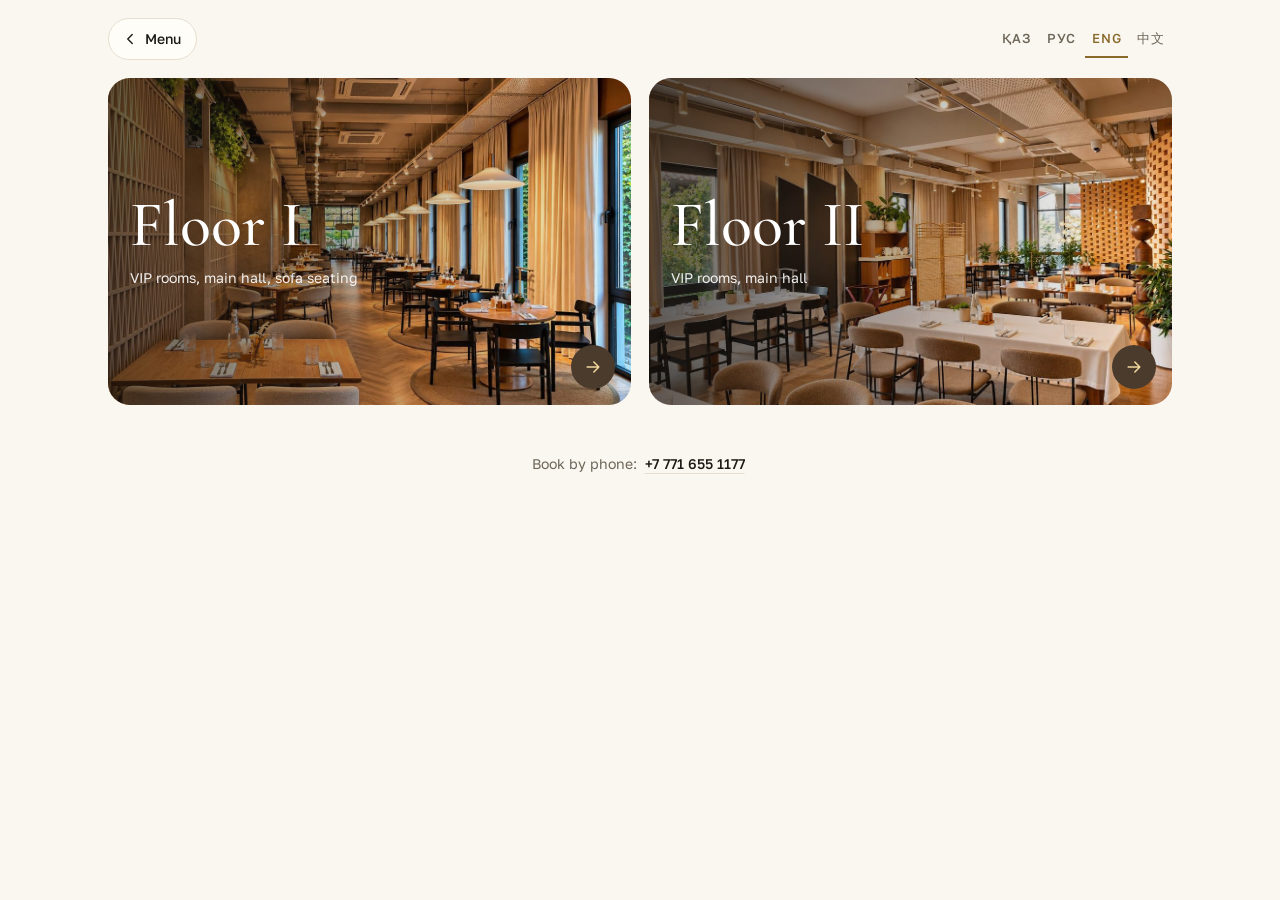
<file: halls/index.html>
<!DOCTYPE html>
<html lang="ru">
<head>
<meta charset="utf-8">
<meta name="viewport" content="width=device-width, initial-scale=1, viewport-fit=cover">
<meta name="color-scheme" content="light dark">
<title>TAL — Залы ресторана</title>
<meta name="description" content="Залы и VIP TAL в Алматы: «Отау», «Бірлік», «Төр» — до 40 гостей. Тұсаукесер, Қыз ұзату, Құдалық, Туған күн. Бронь в WhatsApp.">
<meta property="og:title" content="TAL — Залы и VIP">
<meta property="og:description" content="«Отау», «Бірлік», «Төр» — залы для праздников до 40 гостей. Бронь в WhatsApp.">
<meta property="og:type" content="website">
<meta property="og:url" content="https://joldasamanov-hash.github.io/tal-menu/halls/">
<meta property="og:image" content="https://joldasamanov-hash.github.io/tal-menu/halls/img/og.jpg">
<meta property="og:image:width" content="1200">
<meta property="og:image:height" content="630">
<link rel="preload" as="font" type="font/woff2" href="../fonts/golos-400-cyr.woff2" crossorigin>
<link rel="preload" as="font" type="font/woff2" href="../fonts/cormorant-500-cyr.woff2" crossorigin>
<link rel="icon" type="image/png" sizes="48x48" href="../favicon-48.png">
<link rel="apple-touch-icon" href="../apple-touch-icon.png">
<link rel="stylesheet" href="fonts.css">
<style>
  /* Те же цвета, что в меню */
  :root{
    --bg:#faf7f0; --fg:#1c1a16; --muted:#6c6558; --gold:#8a6a2c; --line:#e6dfd0; --photo:#efe8d8;
    --card:#fffdf8; --chip:#f1ebde; --brown:#4a3b2c; --brown-fg:#f2d79c;
    --serif:'Cormorant Garamond',Georgia,'Songti SC','Noto Serif SC',serif;
    --sans:'Golos',system-ui,'PingFang SC','Noto Sans SC',sans-serif;
    --orn:url(../img/ornline2.png);
    color-scheme:light;
  }
  @media (prefers-color-scheme:dark){
    :root{--bg:#12110f;--fg:#ece5d6;--muted:#9a9384;--gold:#c8a66a;--line:#2b2820;--photo:#1b1915;
      --card:#1a1815;--chip:#24211c;--orn:url(../img/ornline2-dark.png);color-scheme:dark}
  }
  *{box-sizing:border-box;margin:0;padding:0}
  body{background:var(--bg);color:var(--fg);font-family:var(--sans);font-size:16px;line-height:1.55;-webkit-font-smoothing:antialiased}
  img{display:block;max-width:100%}
  button{font:inherit;color:inherit}
  :focus-visible{outline:2px solid var(--gold);outline-offset:3px}

  main{max-width:1100px;margin:0 auto;padding:calc(18px + env(safe-area-inset-top,0px)) 18px calc(40px + env(safe-area-inset-bottom,0px))}

  /* Верхняя строка: назад + язык */
  .top{display:flex;align-items:center;justify-content:space-between;gap:12px;margin-bottom:18px}
  .back{display:inline-flex;align-items:center;gap:6px;border:1px solid var(--line);background:var(--card);color:var(--fg);padding:9px 15px 9px 12px;border-radius:999px;font-weight:500;font-size:14px;text-decoration:none;cursor:pointer}
  .back svg{width:18px;height:18px}
  .lang{display:flex;gap:2px}
  .lang button{border:0;background:none;padding:8px 7px;font-size:13px;font-weight:500;letter-spacing:.06em;color:var(--muted);cursor:pointer;border-bottom:2px solid transparent}
  .lang button[aria-pressed="true"]{color:var(--gold);border-bottom-color:var(--gold)}

  /* Карточки этажей */
  .floor-list{display:grid;gap:18px}
  @media(min-width:860px){.floor-list{grid-template-columns:1fr 1fr}}
  .fcard{position:relative;display:block;width:100%;border:0;padding:0;border-radius:22px;overflow:hidden;aspect-ratio:16/10;cursor:pointer;background:var(--photo);text-align:left}
  .fcard img{width:100%;height:100%;object-fit:cover}
  .fcard::after{content:"";position:absolute;inset:0;background:linear-gradient(90deg,rgba(20,16,12,.66) 0%,rgba(20,16,12,.2) 60%,rgba(20,16,12,0) 100%)}
  .fcard-t{position:absolute;left:22px;right:72px;top:50%;transform:translateY(-50%);z-index:1;color:#fff}
  .fcard-t h2{font-family:var(--serif);font-weight:500;font-size:clamp(44px,12vw,64px);line-height:1}
  .fcard-t p{margin-top:10px;font-size:14px;opacity:.92}
  .fcard-go{position:absolute;right:16px;bottom:16px;z-index:1;width:44px;height:44px;border-radius:50%;background:var(--brown);color:var(--brown-fg);display:flex;align-items:center;justify-content:center}
  .fcard-go svg{width:20px;height:20px}
  .fcard:active{transform:scale(.985)}

  /* Этаж */
  .floor[hidden],.floor-list[hidden]{display:none}
  .cover{position:relative;border-radius:22px;overflow:hidden;aspect-ratio:16/10;background:var(--photo)}
  @media(min-width:860px){.cover{aspect-ratio:21/9}}
  .cover img{width:100%;height:100%;object-fit:cover;cursor:zoom-in}
  .cover::after{content:"";position:absolute;inset:0;background:linear-gradient(180deg,rgba(20,16,12,0) 50%,rgba(20,16,12,.6) 100%);pointer-events:none}
  .cover h2{position:absolute;left:22px;bottom:16px;z-index:1;color:#fff;font-family:var(--serif);font-weight:500;font-size:46px;line-height:1;pointer-events:none}

  .chips{display:flex;justify-content:center;gap:8px;flex-wrap:wrap;margin:18px 0 6px}
  .chip{border:1px solid var(--line);color:var(--fg);padding:8px 14px;border-radius:999px;font-size:14px;text-decoration:none;display:inline-flex;gap:7px;align-items:center}
  .chip b{font-weight:500;color:var(--gold)}

  .sec{position:relative;padding-top:52px;scroll-margin-top:12px}
  .sec::before{content:"";position:absolute;top:22px;left:0;right:0;height:16px;background:var(--orn) center/18px 16px;background-repeat:round no-repeat;opacity:.4}
  .sec h3{font-family:var(--serif);font-weight:500;font-size:34px;line-height:1.05;text-align:center;margin-bottom:18px}

  .grid{display:grid;gap:22px}
  @media(min-width:860px){.grid{grid-template-columns:1fr 1fr}}

  .hall{background:var(--card);border:1px solid var(--line);border-radius:20px;overflow:hidden}
  .gallery{position:relative;aspect-ratio:4/3;background:var(--photo)}
  .track{display:flex;height:100%;overflow-x:auto;scroll-snap-type:x mandatory;scrollbar-width:none}
  .track::-webkit-scrollbar{display:none}
  .track img{flex:0 0 100%;width:100%;height:100%;object-fit:cover;scroll-snap-align:center;cursor:zoom-in}
  .dots{position:absolute;bottom:12px;left:0;right:0;display:flex;justify-content:center;gap:6px;pointer-events:none}
  .dots i{width:6px;height:6px;border-radius:50%;background:rgba(255,255,255,.55);transition:width .25s ease,background .25s ease}
  .dots i.on{background:#fff;width:18px;border-radius:4px}

  .body{padding:20px 20px 22px}
  .kind{font-size:14px;font-weight:500;color:var(--gold);margin-bottom:2px}
  .body h4{font-family:var(--serif);font-weight:500;font-size:29px;line-height:1.1}
  .kind+h4{font-size:36px}
  .meta{display:flex;gap:16px;flex-wrap:wrap;margin:10px 0 12px;font-size:15px;font-weight:500}
  .meta span{display:inline-flex;align-items:center;gap:7px}
  .meta svg{width:18px;height:18px;color:var(--gold)}
  .desc{color:var(--muted);font-size:15px;max-width:60ch}
  .events{margin-top:16px}
  .events p{font-size:14px;font-weight:500;color:var(--gold);margin-bottom:8px}
  .events div{display:flex;flex-wrap:wrap;gap:7px}
  .events b{font-weight:500;font-size:14px;padding:7px 12px;border-radius:999px;background:var(--brown);color:var(--brown-fg)}
  .tags{display:flex;flex-wrap:wrap;gap:7px;margin-top:14px}
  .tags span{font-size:13px;padding:6px 11px;border-radius:999px;background:var(--chip);color:var(--muted)}
  .book{display:flex;align-items:center;justify-content:center;gap:9px;margin-top:18px;padding:14px 18px;border-radius:14px;background:var(--brown);color:var(--brown-fg);font-weight:500;font-size:16px;text-decoration:none}
  .book svg{width:20px;height:20px}
  .book:active{transform:scale(.98)}
  .phone{display:block;text-align:center;margin-top:36px;color:var(--muted);font-size:14px}
  .phone a{display:inline-block;padding:12px 4px;color:var(--fg);font-weight:500;text-decoration:underline;text-decoration-color:var(--line);text-underline-offset:4px}

  /* Просмотр фото */
  .lb{position:fixed;inset:0;background:rgba(12,10,8,.94);display:none;align-items:center;justify-content:center;z-index:50;padding:16px}
  .lb.open{display:flex}
  .lb img{max-height:90vh;border-radius:10px}
  .lb button{position:absolute;top:calc(14px + env(safe-area-inset-top,0px));right:14px;width:44px;height:44px;border-radius:50%;border:0;background:rgba(255,255,255,.14);color:#fff;font-size:24px;cursor:pointer}

  @media (prefers-reduced-motion:reduce){*{transition:none!important;scroll-behavior:auto!important}}
</style>
</head>
<body>
<main id="halls">
  <div class="top">
    <a class="back" id="back" href="../"><svg viewBox="0 0 24 24" fill="none" stroke="currentColor" stroke-width="1.8" stroke-linecap="round" stroke-linejoin="round" aria-hidden="true"><path d="M15 6l-6 6 6 6"/></svg><span id="back-t">Меню</span></a>
    <div class="lang" role="group" aria-label="Тіл / Язык">
      <button data-l="kz" aria-pressed="false">ҚАЗ</button>
      <button data-l="ru" aria-pressed="true">РУС</button>
      <button data-l="en" aria-pressed="false">ENG</button>
      <button data-l="zh" aria-pressed="false">中文</button>
    </div>
  </div>
  <div id="floors"></div>
  <p class="phone" id="phone"></p>
</main>

<div class="lb" id="lb"><button aria-label="Закрыть">×</button><img alt=""></div>

<script>
/* ===== Телефон для брони (WhatsApp) ===== */
const PHONE = "+7 771 655 1177";
const WA = "77716551177";

/* ===== Праздники — один список для VIP-мест ===== */
const EVENTS = ["Тұсаукесер", "Туған күн", "Қыз ұзату", "Қырқынан шығару", "Мерейтой", "Сырға салу", "Құдалық", "Тәтті шай"];

/* Обложки этажей */
const FLOOR_COVERS = { 1: "img/floor-1.jpg", 2: "img/floor-2.jpg" };

/* ===== Места: редактируйте этот список =====
   floor: 1 или 2
   type:  "vip" | "main" (общий зал) | "sofa" (диванчики)
   g: [15] = до 15 гостей, [10,12] = 10–12 гостей
   tables: сколько столов (не обязательно)
   feature: особенность рядом с гостями (не обязательно)
   name / desc / tags — на 4 языках: ru, kz, en, zh
=============================================== */
const HALLS = [
  { floor:1, type:"vip", g:[10,12], events:EVENTS,
    photos:["img/f1-vip-3.jpg"],
    kind:{ru:"VIP-зал",kz:"VIP-зал",en:"VIP room",zh:"VIP包间"},
    name:{ru:"Отау",kz:"Отау",en:"Otau",zh:"Otau"},
    desc:{ru:"Камерный зал в зелёных тонах: мягкие шторы, живая зелень над столом и тёплый свет. Для семейных праздников и особых ужинов.",
          kz:"Жасыл түстегі жайлы зал: жұмсақ перделер, үстел үстіндегі тірі өсімдіктер және жылы жарық. Отбасылық мерекелер мен ерекше кештерге арналған.",
          en:"An intimate room in green tones: soft curtains, living greenery above the table and warm light. For family celebrations and special dinners.",
          zh:"绿色调的私密包间：柔软的窗帘、餐桌上方的绿植和温暖的灯光，适合家庭庆典和特别晚宴。"},
    tags:{ru:["Отдельный зал","Живая зелень","Один большой стол"],kz:["Жеке зал","Тірі өсімдіктер","Бір үлкен үстел"],en:["Private room","Living greenery","One large table"],zh:["独立包间","绿植装饰","一张大桌"]} },

  { floor:2, type:"vip", g:[18], events:EVENTS,
    photos:["img/vip-1.jpg","img/vip-2.jpg"],
    kind:{ru:"VIP-зал",kz:"VIP-зал",en:"VIP room",zh:"VIP包间"},
    name:{ru:"Бірлік",kz:"Бірлік",en:"Birlik",zh:"Birlik"},
    desc:{ru:"Отдельный уютный зал с панорамными окнами, деревянной отделкой и мягким светом. Идеален для семейных праздников и деловых ужинов.",
          kz:"Панорамалық терезелері, ағаш әрлеуі және жұмсақ жарығы бар жеке жайлы зал. Отбасылық мерекелер мен іскерлік кешкі асқа өте ыңғайлы.",
          en:"A cosy private room with panoramic windows, wood panelling and soft light. Ideal for family celebrations and business dinners.",
          zh:"温馨的独立包间，配有全景窗、木质装饰和柔和灯光，非常适合家庭庆典和商务晚宴。"},
    tags:{ru:["Отдельный зал","Панорамные окна","Лаунж-зона с диваном","Один большой стол"],kz:["Жеке зал","Панорамалық терезелер","Дивандық лаунж-аймақ","Бір үлкен үстел"],en:["Private room","Panoramic windows","Lounge corner with sofa","One large table"],zh:["独立包间","全景窗","沙发休息区","一张大桌"]} },

  { floor:2, type:"vip", g:[40], events:EVENTS,
    feature:{ru:"За ширмой, подвижные двери",kz:"Қалқа артында, жылжымалы есіктер",en:"Behind a screen, sliding doors",zh:"屏风后，移动门"},
    photos:["img/f2-tor-1.jpg","img/f2-tor-2.jpg","img/f2-tor-3.jpg","img/f2-tor-4.jpg","img/f2-tor-5.jpg","img/f2-tor-6.jpg"],
    kind:{ru:"VIP-зона",kz:"VIP-аймақ",en:"VIP area",zh:"VIP区"},
    name:{ru:"Төр",kz:"Төр",en:"Tör",zh:"Tör"},
    desc:{ru:"VIP-зона для больших компаний в конце зала: длинный банкетный стол и лаунж-уголок. Идеально для семейных торжеств и праздников.",
          kz:"Залдың соңындағы ұзын банкет үстелі мен лаунж-бұрышы бар жеке VIP-аймақ. Отбасылық тойлар мен мерекелерге өте ыңғайлы.",
          en:"A separate VIP area at the end of the hall with a long banquet table and a lounge corner. Perfect for family celebrations and festive occasions.",
          zh:"位于大厅尽头的独立VIP区，设有长宴会桌和休息角，非常适合家庭盛宴和节日庆祝。"},
    tags:{ru:["Длинный банкетный стол","Лаунж-зона","Вешалка для гостей"],kz:["Ұзын банкет үстелі","Лаунж-аймақ","Қонақтарға киім ілгіш"],en:["Long banquet table","Lounge area","Coat rack for guests"],zh:["长宴会桌","休息区","宾客衣架"]} },

  { floor:1, type:"main", g:[10,12],
    photos:["img/f1-end-3.jpg"],
    name:{ru:"Стол в конце зала",kz:"Зал соңындағы үстел",en:"Table at the end of the hall",zh:"大厅尽头的餐桌"},
    desc:{ru:"Большой стол в уединённой части зала, за мягкими шторами. Удобно для семейного ужина или встречи с друзьями.",
          kz:"Залдың оңаша бөлігінде, жұмсақ перделердің артындағы үлкен үстел. Отбасылық кешкі асқа немесе достармен кездесуге ыңғайлы.",
          en:"A large table in a secluded part of the hall, behind soft curtains. Great for a family dinner or a get-together with friends.",
          zh:"大厅僻静处、柔软窗帘后的大餐桌，适合家庭晚餐或朋友聚会。"},
    tags:{ru:["Один большой стол","Уединённая зона"],kz:["Бір үлкен үстел","Оңаша аймақ"],en:["One large table","Secluded area"],zh:["一张大桌","僻静区域"]} },

  { floor:1, type:"main", g:[4],
    photos:["img/f1-t4-1.jpg","img/f1-t4-2.jpg","img/f1-t4-3.jpg","img/f1-t4-4.jpg","img/f1-t4-5.jpg","img/f1-t4-6.jpg","img/f1-t4-7.jpg"],
    name:{ru:"Столы на 4 гостей",kz:"4 қонаққа арналған үстелдер",en:"Tables for 4",zh:"4人桌"},
    desc:{ru:"Уютные столы для небольшой компании — у мягких штор, у деревянных панелей и рядом с зеленью. Листайте фото, чтобы выбрать место.",
          kz:"Шағын компанияға арналған жайлы үстелдер — жұмсақ перделердің, ағаш панельдердің жанында және өсімдіктерге жақын. Орын таңдау үшін суреттерді парақтаңыз.",
          en:"Cosy tables for a small group — by the soft curtains, the wooden panels and the greenery. Swipe through the photos to choose a spot.",
          zh:"适合小型聚会的舒适餐桌——位于窗帘旁、木质隔断旁和绿植旁。滑动照片挑选座位。"},
    tags:{ru:["Круглые и прямоугольные столы","Разные зоны зала"],kz:["Дөңгелек және тікбұрышты үстелдер","Залдың әр түрлі аймақтары"],en:["Round and rectangular tables","Different parts of the hall"],zh:["圆桌与方桌","不同区域"]} },

  { floor:1, type:"main", g:[2],
    photos:["img/f1-t2-1.jpg"],
    name:{ru:"Столы на 2 гостей",kz:"2 қонаққа арналған үстелдер",en:"Tables for 2",zh:"2人桌"},
    desc:{ru:"Небольшой круглый стол у штор — для ужина вдвоём или встречи за кофе.",
          kz:"Перде жанындағы шағын дөңгелек үстел — екеуара кешкі асқа немесе кофе ішіп кездесуге.",
          en:"A small round table by the curtains — for dinner for two or a coffee meeting.",
          zh:"窗帘旁的小圆桌，适合两人晚餐或喝咖啡小聚。"},
    tags:{ru:["Круглый стол","Для двоих"],kz:["Дөңгелек үстел","Екі адамға"],en:["Round table","For two"],zh:["圆桌","双人"]} },

  { floor:1, type:"main", g:[2], tables:2,
    photos:["img/f1-win2-1.jpg","img/f1-win2-2.jpg"],
    name:{ru:"Столы у окна на 2 гостей",kz:"Терезе жанындағы 2 қонаққа арналған үстелдер",en:"Window tables for 2",zh:"靠窗2人桌"},
    desc:{ru:"Круглые столы у панорамного окна, рядом зелень. Для ужина вдвоём или встречи за кофе.",
          kz:"Панорамалық терезе жанындағы дөңгелек үстелдер, қасында өсімдіктер. Екеуара кешкі асқа немесе кофе ішіп кездесуге.",
          en:"Round tables by the panoramic window, next to the greenery. For dinner for two or a coffee meeting.",
          zh:"全景窗旁的圆桌，旁边有绿植，适合两人晚餐或喝咖啡小聚。"},
    tags:{ru:["У окна","Круглый стол","Для двоих"],kz:["Терезе жанында","Дөңгелек үстел","Екі адамға"],en:["By the window","Round table","For two"],zh:["靠窗","圆桌","双人"]} },

  { floor:1, type:"sofa", g:[6], tables:2,
    photos:["img/f1-sofa.jpg"],
    name:{ru:"Диванчики на 6 гостей",kz:"6 қонаққа арналған дивандар",en:"Sofa seating for 6",zh:"6人沙发座"},
    desc:{ru:"Мягкие диваны вдоль стены с тёплой подсветкой — уютно для небольшой компании.",
          kz:"Жылы жарығы бар қабырға бойындағы жұмсақ дивандар — шағын компанияға жайлы.",
          en:"Soft sofas along a warmly lit wall — cosy for a small group.",
          zh:"沿墙的柔软沙发，配有暖光，适合小型聚会。"},
    tags:{ru:["Мягкие диваны","Тёплая подсветка"],kz:["Жұмсақ дивандар","Жылы жарық"],en:["Soft sofas","Warm lighting"],zh:["柔软沙发","暖光照明"]} },

  { floor:1, type:"sofa", g:[4],
    photos:["img/f1-sofa4.jpg","img/f1-sofa4-2.jpg"],
    name:{ru:"Диванчики на 4 гостей",kz:"4 қонаққа арналған дивандар",en:"Sofa seating for 4",zh:"4人沙发座"},
    desc:{ru:"Мягкие диваны с подушками и тёплой подсветкой — в уютной нише или у стены за деревянным столом.",
          kz:"Жастықтары мен жылы жарығы бар жұмсақ дивандар — жайлы бұрышта немесе қабырға жанында ағаш үстел басында.",
          en:"Soft sofas with cushions and warm lighting — in a cosy nook or along the wall at a wooden table.",
          zh:"带靠垫和暖光的柔软沙发——位于温馨角落或靠墙的木桌旁。"},
    tags:{ru:["Мягкий диван","Уютная ниша","Тёплая подсветка"],kz:["Жұмсақ диван","Жайлы бұрыш","Жылы жарық"],en:["Soft sofa","Cosy nook","Warm lighting"],zh:["柔软沙发","温馨角落","暖光照明"]} },

  { floor:2, type:"main", g:[6,8],
    photos:["img/f2-end-2.jpg"],
    name:{ru:"Стол в конце зала",kz:"Зал соңындағы үстел",en:"Table at the end of the hall",zh:"大厅尽头的餐桌"},
    desc:{ru:"Отдельный стол в тихой части зала, за мягкими шторами. Для небольшой компании или семейного ужина.",
          kz:"Залдың тыныш бөлігінде, жұмсақ перделердің артындағы жеке үстел. Шағын компанияға немесе отбасылық кешкі асқа.",
          en:"A separate table in a quiet part of the hall, behind soft curtains. For a small group or a family dinner.",
          zh:"大厅安静处、柔软窗帘后的独立餐桌，适合小型聚会或家庭晚餐。"},
    tags:{ru:["Уединённая зона","Один стол"],kz:["Оңаша аймақ","Бір үстел"],en:["Secluded area","Single table"],zh:["僻静区域","独立一桌"]} },

  { floor:2, type:"main", g:[6],
    photos:["img/f2-t6-1.jpg","img/f2-t6-2.jpg","img/f2-t6-3.jpg"],
    name:{ru:"Столы на 6 гостей",kz:"6 қонаққа арналған үстелдер",en:"Tables for 6",zh:"6人桌"},
    desc:{ru:"Просторные столы с белыми скатертями и мягкими стульями — для семейного ужина или встречи с друзьями.",
          kz:"Ақ дастарқаны мен жұмсақ орындықтары бар кең үстелдер — отбасылық кешкі асқа немесе достармен кездесуге.",
          en:"Spacious tables with white tablecloths and soft chairs — for a family dinner or a get-together with friends.",
          zh:"铺白桌布、配软椅的宽敞餐桌，适合家庭晚餐或朋友聚会。"},
    tags:{ru:["Белые скатерти","Мягкие стулья"],kz:["Ақ дастарқан","Жұмсақ орындықтар"],en:["White tablecloths","Soft chairs"],zh:["白色桌布","软椅"]} },

  { floor:2, type:"main", g:[8,10],
    photos:["img/f2-t8-1.jpg"],
    name:{ru:"Столы на 8–10 гостей",kz:"8–10 қонаққа арналған үстелдер",en:"Tables for 8–10",zh:"8–10人桌"},
    desc:{ru:"Длинный стол у мягких штор для большой компании, дня рождения или семейного застолья.",
          kz:"Үлкен компанияға, туған күнге немесе отбасылық дастарқанға арналған жұмсақ перде жанындағы ұзын үстел.",
          en:"A long table by the soft curtains for a large group, a birthday or a family feast.",
          zh:"窗帘旁的长桌，适合大型聚会、生日或家庭宴席。"},
    tags:{ru:["Один длинный стол","Для большой компании"],kz:["Бір ұзын үстел","Үлкен компанияға"],en:["One long table","For large groups"],zh:["一张长桌","适合大型聚会"]} },

  { floor:2, type:"main", g:[4,6],
    photos:["img/f2-corner-1.jpg","img/f2-corner-2.jpg"],
    name:{ru:"Угловые столы на 4–6 гостей",kz:"4–6 қонаққа арналған бұрыштағы үстелдер",en:"Corner tables for 4–6",zh:"4–6人角落桌"},
    desc:{ru:"Столы необычной округлой формы в уютных углах зала — у штор, зелени и декоративной кирпичной стены.",
          kz:"Залдың жайлы бұрыштарындағы ерекше дөңгелек пішінді үстелдер — перделер, өсімдіктер және сәндік кірпіш қабырға жанында.",
          en:"Unusually rounded tables in cosy corners of the hall — by the curtains, the greenery and the decorative brick wall.",
          zh:"位于大厅温馨角落的独特弧形餐桌，靠近窗帘、绿植和装饰砖墙。"},
    tags:{ru:["Угловое расположение","Округлый стол","Рядом зелень"],kz:["Бұрышта","Дөңгелек үстел","Өсімдіктер жанында"],en:["Corner spot","Rounded table","Next to greenery"],zh:["角落位置","弧形餐桌","绿植旁"]} },

  { floor:2, type:"main", g:[4],
    photos:["img/f2-t4-1.jpg","img/f2-t4-2.jpg"],
    name:{ru:"Столы на 4 гостей",kz:"4 қонаққа арналған үстелдер",en:"Tables for 4",zh:"4人桌"},
    desc:{ru:"Уютные столы с белыми скатертями для небольшой компании — у штор и в центре зала.",
          kz:"Шағын компанияға арналған ақ дастарқаны бар жайлы үстелдер — перде жанында және залдың ортасында.",
          en:"Cosy tables with white tablecloths for a small group — by the curtains and in the middle of the hall.",
          zh:"铺白桌布的舒适餐桌，适合小型聚会，位于窗帘旁和大厅中央。"},
    tags:{ru:["Белые скатерти","Для небольшой компании"],kz:["Ақ дастарқан","Шағын компанияға"],en:["White tablecloths","For small groups"],zh:["白色桌布","适合小型聚会"]} }
];
/* =============================================== */

const UI = {
  ru:{title:"TAL — Залы ресторана",menu:"Меню",all:"Все этажи",floor:r=>`${r} этаж`,
      sec:{vip:"VIP-залы",main:"Общий зал",sofa:"Диванчики"},
      upto:n=>`до ${n} гостей`,range:(a,b)=>`${a}–${b} гостей`,
      tables:n=>`${n} ${n===1?"стол":n<5?"стола":"столов"}`,
      events:"Для праздников",book:"Забронировать",call:"Бронь по телефону",close:"Закрыть",
      msg:(n,f)=>`Здравствуйте! Хочу забронировать: ${n}, ${f}.`},
  kz:{title:"TAL — Мейрамхана залдары",menu:"Мәзір",all:"Барлық қабаттар",floor:r=>`${r} қабат`,
      sec:{vip:"VIP-залдар",main:"Жалпы зал",sofa:"Дивандар"},
      upto:n=>`${n} қонаққа дейін`,range:(a,b)=>`${a}–${b} қонақ`,
      tables:n=>`${n} үстел`,
      events:"Мерекелерге",book:"Брондау",call:"Телефон арқылы брондау",close:"Жабу",
      msg:(n,f)=>`Сәлеметсіз бе! Брондағым келеді: ${n}, ${f}.`},
  en:{title:"TAL — Restaurant halls",menu:"Menu",all:"All floors",floor:r=>`Floor ${r}`,
      sec:{vip:"VIP rooms",main:"Main hall",sofa:"Sofa seating"},
      upto:n=>`up to ${n} guests`,range:(a,b)=>`${a}–${b} guests`,
      tables:n=>`${n} ${n===1?"table":"tables"}`,
      events:"For celebrations",book:"Book",call:"Book by phone",close:"Close",
      msg:(n,f)=>`Hello! I'd like to book: ${n}, ${f}.`},
  zh:{title:"TAL — 餐厅区域",menu:"菜单",all:"所有楼层",floor:r=>({I:"一楼",II:"二楼"})[r],
      sec:{vip:"VIP包间",main:"大厅",sofa:"沙发座"},
      upto:n=>`最多${n}位`,range:(a,b)=>`${a}–${b}位`,
      tables:n=>`${n}张桌`,
      events:"适合庆典",book:"预订",call:"电话预订",close:"关闭",
      msg:(n,f)=>`您好！我想预订：${n}，${f}。`}
};
const SECTIONS = ["vip","main","sofa"];
const ROMAN = {1:"I",2:"II"};

/* язык — тот же, что выбран в меню */
let lang = "ru";
try{ const s=localStorage.getItem("tal-lang"); if(["kz","ru","en","zh"].includes(s)) lang=s;
  else{ const n=(navigator.language||"").toLowerCase(); if(n.startsWith("kk"))lang="kz"; else if(n.startsWith("zh"))lang="zh"; else if(n.startsWith("en"))lang="en"; } }catch(e){}

const icons = {
  guests:'<svg viewBox="0 0 24 24" fill="none" stroke="currentColor" stroke-width="1.6" aria-hidden="true"><circle cx="9" cy="8" r="3.2"/><path d="M3 19c.6-3.4 3-5 6-5s5.4 1.6 6 5"/><circle cx="17" cy="9" r="2.4"/><path d="M16 14c2.6 0 4.4 1.4 5 4"/></svg>',
  table:'<svg viewBox="0 0 24 24" fill="none" stroke="currentColor" stroke-width="1.6" aria-hidden="true"><path d="M3 9h18M6 9v10M18 9v10M5 5h14"/></svg>',
  door:'<svg viewBox="0 0 24 24" fill="none" stroke="currentColor" stroke-width="1.6" stroke-linejoin="round" aria-hidden="true"><path d="M4 20V4h7v16M13 4h7v16h-7"/><path d="M9 12h.01M15 12h.01" stroke-linecap="round" stroke-width="2.2"/><path d="M2 20h20"/></svg>',
  go:'<svg viewBox="0 0 24 24" fill="none" stroke="currentColor" stroke-width="1.8" stroke-linecap="round" stroke-linejoin="round" aria-hidden="true"><path d="M5 12h14M13 6l6 6-6 6"/></svg>',
  wa:'<svg viewBox="0 0 24 24" fill="currentColor" aria-hidden="true"><path d="M12 2a10 10 0 0 0-8.6 15.1L2 22l5-1.3A10 10 0 1 0 12 2zm0 18.2a8.2 8.2 0 0 1-4.2-1.2l-.3-.2-3 .8.8-2.9-.2-.3A8.2 8.2 0 1 1 12 20.2zm4.5-6.1c-.2-.1-1.5-.7-1.7-.8-.2-.1-.4-.1-.6.1l-.8 1c-.1.2-.3.2-.5.1a6.7 6.7 0 0 1-3.3-2.9c-.2-.4.3-.4.8-1.3.1-.2 0-.3 0-.4l-.8-1.8c-.2-.5-.4-.4-.6-.4h-.5a1 1 0 0 0-.7.3 3 3 0 0 0-.9 2.2 5.2 5.2 0 0 0 1.1 2.8 11.9 11.9 0 0 0 4.6 4c1.7.7 2.4.8 3.2.7a2.8 2.8 0 0 0 1.8-1.3 2.3 2.3 0 0 0 .2-1.3c-.1-.1-.3-.2-.5-.3z"/></svg>'
};
const esc = s => String(s).replace(/[&<>"]/g, c => ({"&":"&amp;","<":"&lt;",">":"&gt;",'"':"&quot;"}[c]));
const secsOf = f => SECTIONS.filter(t => HALLS.some(h => h.floor===f && h.type===t));

function guests(h){ const T=UI[lang]; return h.g.length>1 ? T.range(h.g[0],h.g[1]) : T.upto(h.g[0]); }
function listJoin(items){ return items.map((x,i)=> i && lang!=="zh" && !/^VIP/.test(x) ? x[0].toLowerCase()+x.slice(1) : x).join(lang==="zh"?"、":", "); }

function card(h){
  const T=UI[lang], name=h.name[lang], fl=T.floor(ROMAN[h.floor]);
  const full=h.kind?`${h.kind[lang]} «${name}»`:name;
  const wa=`https://wa.me/${WA}?text=${encodeURIComponent(T.msg(full,fl))}`;
  return `<article class="hall">
    <div class="gallery">
      <div class="track">${h.photos.map(p=>`<img src="${p}" alt="${esc(name)}" loading="lazy">`).join("")}</div>
      ${h.photos.length>1 ? `<div class="dots" aria-hidden="true">${h.photos.map((_,j)=>`<i class="${j?"":"on"}"></i>`).join("")}</div>` : ""}
    </div>
    <div class="body">
      ${h.kind?`<p class="kind">${esc(h.kind[lang])}</p>`:""}<h4>${esc(name)}</h4>
      <div class="meta"><span>${icons.guests}${guests(h)}</span>${h.tables?`<span>${icons.table}${T.tables(h.tables)}</span>`:""}${h.feature?`<span>${icons.door}${esc(h.feature[lang])}</span>`:""}</div>
      <p class="desc">${esc(h.desc[lang])}</p>
      ${h.events ? `<div class="events"><p>${T.events}</p><div>${h.events.map(e=>`<b>${esc(e)}</b>`).join("")}</div></div>` : ""}
      <div class="tags">${h.tags[lang].map(t=>`<span>${esc(t)}</span>`).join("")}</div>
      <a class="book" href="${wa}" target="_blank" rel="noopener">${icons.wa}${T.book}</a>
    </div>
  </article>`;
}

function render(){
  const T=UI[lang];
  document.documentElement.lang={kz:"kk",ru:"ru",en:"en",zh:"zh"}[lang];
  document.title=T.title;
  document.querySelectorAll(".lang button").forEach(b=>b.setAttribute("aria-pressed",b.dataset.l===lang));
  document.querySelector("#lb button").setAttribute("aria-label",T.close);
  document.getElementById("phone").innerHTML=`${T.call}: <a href="tel:${PHONE.replace(/\s/g,"")}">${PHONE}</a>`;

  document.getElementById("floors").innerHTML =
    `<div class="floor-list" id="floor-list">${[1,2].map(f=>`
      <button class="fcard" data-open="${f}">
        <img src="${FLOOR_COVERS[f]}" alt="">
        <div class="fcard-t"><h2>${T.floor(ROMAN[f])}</h2><p>${listJoin(secsOf(f).map(t=>T.sec[t]))}</p></div>
        <span class="fcard-go">${icons.go}</span>
      </button>`).join("")}</div>` +
    [1,2].map(f=>{
      const inF=HALLS.filter(h=>h.floor===f);
      return `<div class="floor" data-floor="${f}" hidden>
        <div class="cover"><img src="${FLOOR_COVERS[f]}" alt="${esc(T.floor(ROMAN[f]))}"><h2>${T.floor(ROMAN[f])}</h2></div>
        <nav class="chips">${secsOf(f).map(t=>`<a class="chip" href="#f${f}-${t}">${T.sec[t]} <b>${inF.filter(h=>h.type===t).length}</b></a>`).join("")}</nav>
        ${secsOf(f).map(t=>`<section class="sec" id="f${f}-${t}"><h3>${T.sec[t]}</h3>
          <div class="grid">${inF.filter(h=>h.type===t).map(card).join("")}</div></section>`).join("")}
      </div>`;
    }).join("");

  document.querySelectorAll(".gallery").forEach(g=>{
    const t=g.querySelector(".track"), d=g.querySelectorAll(".dots i");
    if(!d.length) return;
    t.addEventListener("scroll",()=>{const k=Math.round(t.scrollLeft/t.clientWidth);d.forEach((x,j)=>x.classList.toggle("on",j===k))},{passive:true});
  });
  route();
}

/* #floor-1 / #floor-2; пусто = выбор этажа */
function route(){
  const m=location.hash.match(/^#floor-(\d)$/), f=m?m[1]:null, T=UI[lang], back=document.getElementById("back");
  document.getElementById("floor-list").hidden=!!f;
  document.querySelectorAll(".floor").forEach(x=>x.hidden = x.dataset.floor!==f);
  document.getElementById("back-t").textContent = f ? T.all : T.menu;
  back.setAttribute("href", f ? "#" : "../");
  back.dataset.mode = f ? "floors" : "menu";
}

document.addEventListener("click",e=>{
  const o=e.target.closest("[data-open]");
  if(o){ location.hash="floor-"+o.dataset.open; window.scrollTo(0,0); return; }
  const b=e.target.closest("#back");
  if(b && b.dataset.mode==="floors"){ e.preventDefault(); history.replaceState(null,"",location.pathname+location.search); route(); window.scrollTo(0,0); return; }
  const c=e.target.closest(".chip");
  if(c){ e.preventDefault(); document.querySelector(c.getAttribute("href")).scrollIntoView({behavior:"smooth"}); return; }
  const l=e.target.closest(".lang button");
  if(l){ lang=l.dataset.l; try{localStorage.setItem("tal-lang",lang)}catch(_){ } render(); return; }
  if(e.target.matches(".track img, .cover img")){ lbi.src=e.target.src; lb.classList.add("open"); return; }
  if(e.target===lb || e.target.closest(".lb button")) lb.classList.remove("open");
});
window.addEventListener("hashchange",()=>{route();window.scrollTo(0,0)});
document.addEventListener("keydown",e=>{ if(e.key==="Escape") lb.classList.remove("open"); });
const lb=document.getElementById("lb"), lbi=lb.querySelector("img");
render();
</script>
<script>window.goatcounter={no_onload:false};document.addEventListener('click',function(e){var t=e.target.closest&&e.target.closest('.cart-wa,#halls-btn,.toqr,.tocart');if(!t||!window.goatcounter||!goatcounter.count)return;var n=t.classList.contains('cart-wa')?'whatsapp-send':t.id==='halls-btn'?'halls-open':t.classList.contains('tocart')?'cart-open':'qr';goatcounter.count({path:n,title:n,event:true})},true);</script>
<script data-goatcounter="https://tal.goatcounter.com/count" async src="//gc.zgo.at/count.js"></script>
</body>
</html>
</file>
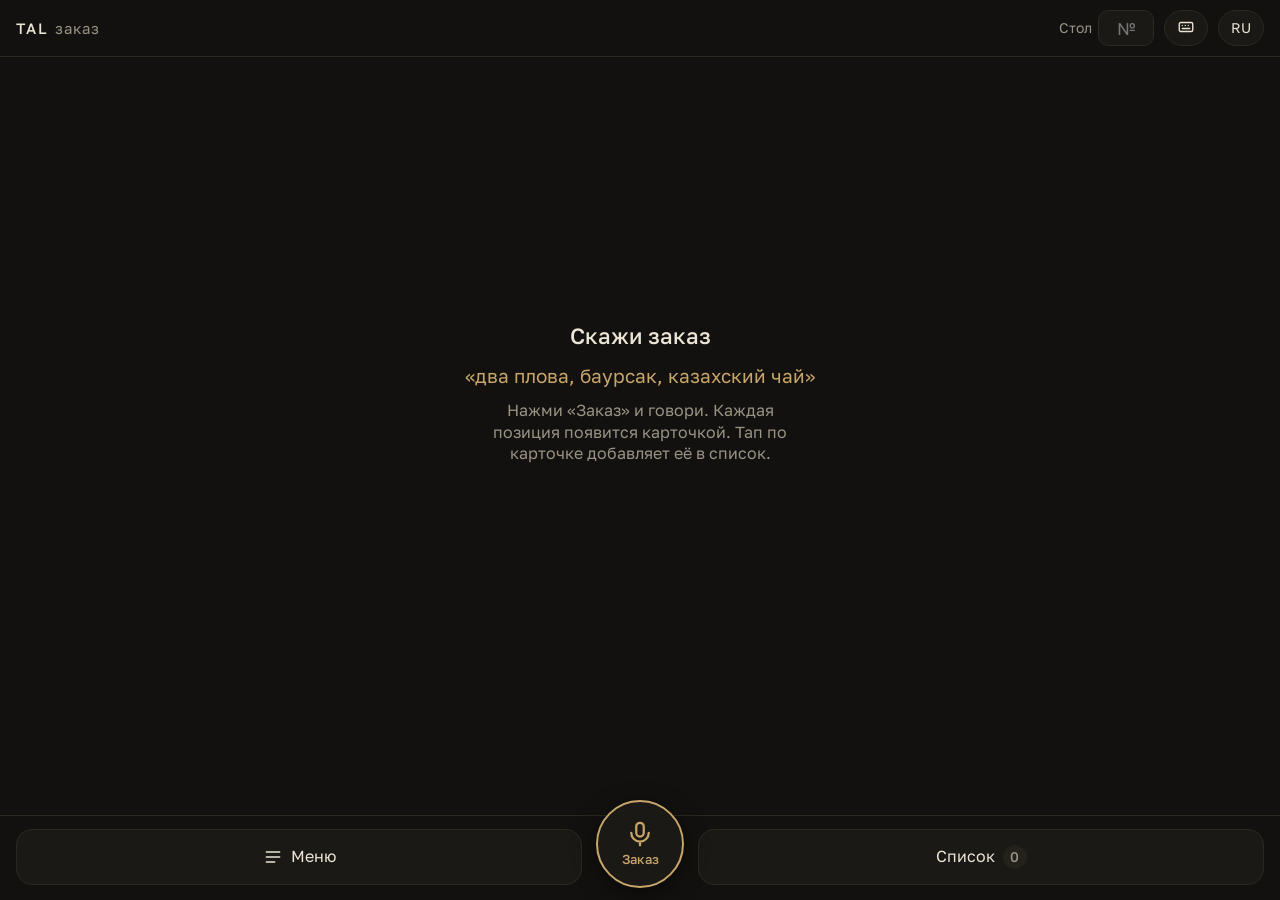
<file: order/index.html>
<!DOCTYPE html>
<html lang="ru">
<head>
<meta charset="utf-8">
<meta name="viewport" content="width=device-width, initial-scale=1, viewport-fit=cover">
<meta name="robots" content="noindex, nofollow">
<meta name="theme-color" content="#12110f">
<meta name="apple-mobile-web-app-capable" content="yes">
<meta name="mobile-web-app-capable" content="yes">
<meta name="apple-mobile-web-app-status-bar-style" content="black-translucent">
<meta name="apple-mobile-web-app-title" content="TAL Заказ">
<title>TAL Заказ</title>
<link rel="manifest" href="manifest.webmanifest">
<link rel="apple-touch-icon" href="../apple-touch-icon.png">
<link rel="icon" type="image/png" href="../favicon-48.png">
<style>
@font-face{font-family:'Golos';font-style:normal;font-weight:400;font-display:swap;src:url(../fonts/golos-400-cyr.woff2) format('woff2');unicode-range:U+0301,U+0400-045F,U+0490-0491,U+04B0-04B1,U+2116}
@font-face{font-family:'Golos';font-style:normal;font-weight:400;font-display:swap;src:url(../fonts/golos-400-lat.woff2) format('woff2');unicode-range:U+0000-00FF,U+0131,U+0152-0153,U+02BB-02BC,U+02C6,U+02DA,U+02DC,U+2000-206F,U+2074,U+20AC,U+2122,U+2191,U+2193,U+2212,U+2215,U+FEFF,U+FFFD}
@font-face{font-family:'Golos';font-style:normal;font-weight:500;font-display:swap;src:url(../fonts/golos-500-cyr.woff2) format('woff2');unicode-range:U+0301,U+0400-045F,U+0490-0491,U+04B0-04B1,U+2116}
@font-face{font-family:'Golos';font-style:normal;font-weight:500;font-display:swap;src:url(../fonts/golos-500-lat.woff2) format('woff2');unicode-range:U+0000-00FF,U+0131,U+0152-0153,U+02BB-02BC,U+02C6,U+02DA,U+02DC,U+2000-206F,U+2074,U+20AC,U+2122,U+2191,U+2193,U+2212,U+2215,U+FEFF,U+FFFD}

/* Палитра совпадает с сайтом меню TAL: тёмный зал, тёплое золото. Макет: шапка / центр с карточками / нижняя панель. */
:root{
  --bg:#12110f; --panel:#1b1915; --raise:#24211b; --fg:#ece5d6; --muted:#9a9384; --gold:#c8a66a; --gold-ink:#1a1408;
  --line:#2b2820; --ok:#8fbf8f; --warn:#d9895a;
  --sans:'Golos',system-ui,-apple-system,'Segoe UI',Roboto,sans-serif;
  color-scheme:dark;
}
*{box-sizing:border-box;-webkit-tap-highlight-color:transparent}
html,body{height:100%;margin:0;background:var(--bg);color:var(--fg);font-family:var(--sans);font-size:16px;line-height:1.35;overscroll-behavior:none}
button{font:inherit;color:inherit;background:none;border:0;padding:0;cursor:pointer;touch-action:manipulation}
input{font:inherit;color:inherit}
button:focus-visible,input:focus-visible{outline:2px solid var(--gold);outline-offset:2px}
[hidden]{display:none!important}
svg{width:1em;height:1em;fill:none;stroke:currentColor;stroke-width:1.8;stroke-linecap:round;stroke-linejoin:round}

#app{height:100%;display:flex;flex-direction:column;padding:env(safe-area-inset-top) 0 0}
.top{display:flex;align-items:center;gap:10px;padding:10px 16px;border-bottom:1px solid var(--line)}
.brand{font-weight:500;letter-spacing:.14em;font-size:15px}
.brand span{color:var(--muted);letter-spacing:.04em;font-weight:400;margin-left:6px}
.top .sp{flex:1}
.table{display:flex;align-items:center;gap:6px;color:var(--muted);font-size:14px}
.table input{width:56px;height:36px;border-radius:10px;border:1px solid var(--line);background:var(--panel);text-align:center;font-size:17px}
.chip{height:36px;min-width:44px;padding:0 12px;border-radius:18px;border:1px solid var(--line);background:var(--panel);font-size:14px;color:var(--fg)}
.chip.on{border-color:var(--gold);color:var(--gold)}
.chip svg{font-size:18px;vertical-align:-3px}

#stage{flex:1;min-height:0;overflow-y:auto;padding:16px;display:flex;flex-direction:column}
.stack{margin:auto 0;display:flex;flex-direction:column;gap:12px}
.empty{text-align:center;color:var(--muted);padding:0 12px}
.empty h2{margin:0 0 10px;font-size:22px;font-weight:500;color:var(--fg)}
.empty .ex{display:inline-block;margin:2px 0 12px;color:var(--gold);font-size:19px}
.empty p{margin:0;max-width:30ch;margin-inline:auto}

.card{position:relative;background:var(--panel);border:1px solid var(--line);border-radius:18px;padding:6px 10px 10px 14px;box-shadow:0 10px 30px rgba(0,0,0,.35);animation:pop .18s ease-out}
@keyframes pop{from{opacity:0;transform:translateY(8px) scale(.97)}to{opacity:1;transform:none}}
.chead{display:flex;align-items:center;gap:0;margin-right:-6px}
.chead .body{flex:1;min-width:0;display:block;text-align:left;padding:6px 4px 6px 0}
.ic{flex:none;width:44px;height:44px;display:grid;place-items:center;color:var(--muted);font-size:22px}
.card .name{display:block;font-size:26px;font-weight:500;line-height:1.12}
.card .full{display:block;margin-top:2px;font-size:13px;color:var(--muted);white-space:nowrap;overflow:hidden;text-overflow:ellipsis}
.card .note{display:inline-block;margin-top:6px;padding:2px 10px;border-radius:12px;background:var(--raise);color:var(--gold);font-size:14px}
.card .secnote{display:block;margin-top:4px;font-size:13px;color:var(--gold)}
.foot{display:flex;align-items:center;gap:10px;margin-right:0}
.qty{display:flex;align-items:center;border:1px solid var(--line);border-radius:14px;background:var(--bg)}
.qty button{width:46px;height:50px;font-size:24px;display:grid;place-items:center}
.qty b{min-width:28px;text-align:center;font-size:20px;font-weight:500;font-variant-numeric:tabular-nums}
.addbtn{flex:1;height:52px;border-radius:14px;background:var(--gold);color:var(--gold-ink);font-size:18px;font-weight:500}
.addbtn:active{filter:brightness(.92)}
.alt{background:var(--raise);color:var(--gold);border:1px solid var(--gold)}

.opts{margin:2px 0 10px -14px;margin-right:-10px;border-top:1px solid var(--line)}
.opt{display:flex;align-items:center;justify-content:space-between;gap:10px;width:100%;min-height:56px;padding:8px 16px;text-align:left;border-bottom:1px solid var(--line)}
.opt:active{background:var(--raise)}
.opt .on{font-size:19px;font-weight:500}
.opt .os{display:block;font-size:13px;color:var(--muted);font-weight:400}
.opt .go{color:var(--gold);font-size:22px}

.ghost{padding:10px 14px;border:1px dashed var(--line);border-radius:14px;color:var(--muted);font-size:17px;opacity:.8}
.ghost b{color:var(--fg);font-weight:500}

.heard{min-height:58px;padding:6px 16px 30px;display:flex;align-items:center;gap:8px;color:var(--muted);font-size:15px}
.heard .hl{flex:1;min-width:0;white-space:nowrap;overflow:hidden;text-overflow:ellipsis}
.heard button{color:var(--gold);text-decoration:underline;text-underline-offset:3px;white-space:nowrap}
.heard .miss{color:var(--warn)}
.clearall{align-self:center;color:var(--muted);font-size:14px;min-height:36px;text-decoration:underline;text-underline-offset:3px}

.typebar{display:flex;gap:8px;padding:6px 16px 30px}
.typebar input{flex:1;height:48px;border-radius:14px;border:1px solid var(--line);background:var(--panel);padding:0 14px;font-size:17px;min-width:0}
.typebar button{height:48px;padding:0 18px;border-radius:14px;background:var(--raise);border:1px solid var(--gold);color:var(--gold);font-weight:500}

.dock{display:grid;grid-template-columns:1fr auto 1fr;align-items:center;gap:8px;padding:10px 16px calc(12px + env(safe-area-inset-bottom));border-top:1px solid var(--line);background:var(--bg)}
.dockbtn{height:56px;border-radius:16px;border:1px solid var(--line);background:var(--panel);font-size:16px;display:flex;align-items:center;justify-content:center;gap:8px}
.dockbtn svg{font-size:20px}
.dockbtn .cnt{min-width:24px;height:24px;border-radius:12px;background:var(--gold);color:var(--gold-ink);font-size:14px;font-weight:500;display:grid;place-items:center;padding:0 6px;font-variant-numeric:tabular-nums}
.dockbtn .cnt.zero{background:var(--raise);color:var(--muted)}
.mic{position:relative;width:88px;height:88px;margin:-26px 6px 0;border-radius:50%;background:var(--panel);border:2px solid var(--gold);color:var(--gold);display:flex;flex-direction:column;align-items:center;justify-content:center;gap:2px;font-size:13px;font-weight:500;box-shadow:0 6px 22px rgba(0,0,0,.5)}
.mic svg{font-size:30px}
.mic.on{background:var(--gold);color:var(--gold-ink)}
.mic.on::after{content:"";position:absolute;inset:-8px;border-radius:50%;border:2px solid var(--gold);opacity:.6;animation:ring 1.4s ease-out infinite}
@keyframes ring{from{transform:scale(.92);opacity:.7}to{transform:scale(1.18);opacity:0}}
.mic.off{opacity:.55}

.sheet{position:fixed;inset:0;z-index:20;background:var(--bg);display:flex;flex-direction:column;padding-top:env(safe-area-inset-top);animation:up .2s ease-out}
@keyframes up{from{transform:translateY(24px);opacity:0}to{transform:none;opacity:1}}
.sheet header{display:flex;align-items:center;gap:10px;padding:12px 16px;border-bottom:1px solid var(--line)}
.sheet h2{margin:0;font-size:20px;font-weight:500;flex:1}
.sheet h2 small{color:var(--muted);font-weight:400;font-size:15px;margin-left:6px}
.close{width:44px;height:44px;display:grid;place-items:center;font-size:24px;color:var(--muted);margin-right:-8px}
.sbody{flex:1;min-height:0;overflow-y:auto;padding:4px 0 24px}
.sfoot{display:flex;gap:10px;padding:10px 16px calc(12px + env(safe-area-inset-bottom));border-top:1px solid var(--line)}
.sfoot button{flex:1;height:54px;border-radius:14px;border:1px solid var(--line);background:var(--panel);font-size:17px}
.sfoot .primary{background:var(--gold);color:var(--gold-ink);border-color:var(--gold);font-weight:500}
.sbody h3{margin:16px 16px 4px;font-size:13px;letter-spacing:.12em;text-transform:uppercase;color:var(--gold);font-weight:500}
.muted{color:var(--muted);padding:24px 16px;text-align:center}

.row{display:flex;align-items:center;gap:10px;padding:10px 16px;border-bottom:1px solid var(--line)}
.row .rn{flex:1;min-width:0}
.row .rn b{font-weight:500;font-size:18px;display:block}
.row .rn small{display:block;color:var(--gold);font-size:14px}
.row .rn .sub{color:var(--muted)}
.row .qty button{width:42px;height:44px;font-size:22px}
.row .qty b{display:inline;font-size:18px}
.row .noteb{color:var(--muted);font-size:13px;text-decoration:underline;text-underline-offset:3px;min-height:44px;padding:0 4px}
.noteinput{width:100%;height:44px;border-radius:12px;border:1px solid var(--gold);background:var(--panel);padding:0 12px;margin-top:6px;font-size:16px}

.find{display:flex;gap:8px;padding:10px 16px}
.find input{flex:1;min-width:0;height:48px;border-radius:14px;border:1px solid var(--line);background:var(--panel);padding:0 14px;font-size:17px}
.chips{display:flex;gap:8px;overflow-x:auto;padding:0 16px 10px;scrollbar-width:none}
.chips::-webkit-scrollbar{display:none}
.chips button{flex:none;height:38px;padding:0 14px;border-radius:19px;border:1px solid var(--line);background:var(--panel);font-size:15px;white-space:nowrap}
.chips button.on{border-color:var(--gold);color:var(--gold)}
.mi{display:flex;align-items:center;gap:10px;width:100%;min-height:58px;padding:8px 16px;text-align:left;border-bottom:1px solid var(--line)}
.mi:active{background:var(--panel)}
.mi .t{flex:1;min-width:0}
.mi .t b{display:block;font-weight:500;font-size:17px}
.mi .t small{display:block;color:var(--muted);font-size:13px;white-space:nowrap;overflow:hidden;text-overflow:ellipsis}
.mi .p{color:var(--muted);font-size:14px;font-variant-numeric:tabular-nums}
.mi .n{min-width:26px;height:26px;border-radius:13px;background:var(--gold);color:var(--gold-ink);font-size:14px;font-weight:500;display:grid;place-items:center;padding:0 7px}
.mi .plus{width:40px;height:40px;border-radius:12px;border:1px solid var(--line);display:grid;place-items:center;color:var(--gold);font-size:22px}

.toast{position:fixed;left:16px;right:16px;bottom:calc(112px + env(safe-area-inset-bottom));z-index:40;background:var(--raise);border:1px solid var(--gold);border-radius:14px;padding:10px 14px;display:flex;align-items:center;gap:12px;box-shadow:0 8px 28px rgba(0,0,0,.5);animation:pop .16s ease-out}
.toast span{flex:1;min-width:0}
.toast button{color:var(--gold);font-weight:500;min-height:40px;padding:0 6px}
.sheet .toast{bottom:calc(86px + env(safe-area-inset-bottom))}

@media (prefers-reduced-motion:reduce){*{animation:none!important}}
@media (max-height:640px){.card .name{font-size:24px}.empty h2{font-size:19px}}
</style>
</head>
<body>
<div id="app">
  <header class="top">
    <div class="brand">TAL<span>заказ</span></div>
    <div class="sp"></div>
    <label class="table">Стол <input id="tbl" inputmode="numeric" maxlength="4" placeholder="№" autocomplete="off" aria-label="Номер стола"></label>
    <button id="btnType" class="chip" type="button" aria-label="Написать фразу"><svg viewBox="0 0 24 24" aria-hidden="true"><rect x="3" y="6" width="18" height="12" rx="2"/><path d="M7 10h.01M11 10h.01M15 10h.01M7 14h10"/></svg></button>
    <button id="btnLang" class="chip" type="button" aria-label="Язык распознавания">RU</button>
  </header>

  <main id="stage" aria-live="polite">
    <div class="stack">
    <div id="empty" class="empty">
      <h2>Скажи заказ</h2>
      <span class="ex">«два плова, баурсак, казахский чай»</span>
      <p>Нажми «Заказ» и говори. Каждая позиция появится карточкой. Тап по карточке добавляет её в список.</p>
    </div>
    <div id="cards" style="display:flex;flex-direction:column;gap:12px"></div>
    <div id="ghosts" style="display:flex;flex-direction:column;gap:8px"></div>
    <button id="clearAll" class="clearall" type="button" hidden>Убрать все карточки</button>
    </div>
  </main>

  <div id="heard" class="heard" aria-live="polite"></div>
  <div id="diag" style="padding:0 16px 4px;color:var(--muted);font-size:12px"></div>

  <form id="typeBar" class="typebar" hidden autocomplete="off">
    <input id="txt" type="text" placeholder="Напиши или продиктуй клавиатурой" enterkeyhint="send" aria-label="Фраза заказа">
    <button type="submit">Ок</button>
  </form>

  <nav class="dock">
    <button id="btnMenu" class="dockbtn" type="button"><svg viewBox="0 0 24 24" aria-hidden="true"><path d="M4 6h16M4 12h16M4 18h10"/></svg>Меню</button>
    <button id="btnMic" class="mic" type="button" aria-pressed="false">
      <svg viewBox="0 0 24 24" aria-hidden="true"><rect x="9" y="3" width="6" height="11" rx="3"/><path d="M5 11a7 7 0 0 0 14 0M12 18v3"/></svg>
      <span id="micLbl">Заказ</span>
    </button>
    <button id="btnList" class="dockbtn" type="button">Список<span id="cnt" class="cnt zero">0</span></button>
  </nav>
</div>

<section id="sheetList" class="sheet" hidden aria-label="Список заказа">
  <header><h2>Заказ<small id="listTbl"></small></h2><button class="close" data-close type="button" aria-label="Закрыть">×</button></header>
  <div id="listBody" class="sbody"></div>
  <div class="sfoot"><button id="btnClear" type="button">Очистить</button><button id="btnCopy" class="primary" type="button">Копировать</button></div>
</section>

<section id="sheetMenu" class="sheet" hidden aria-label="Меню">
  <header><h2>Меню</h2><button class="close" data-close type="button" aria-label="Закрыть">×</button></header>
  <div class="find"><input id="q" type="search" placeholder="Найти блюдо" autocomplete="off" aria-label="Поиск по меню"></div>
  <div id="chips" class="chips"></div>
  <div id="menuBody" class="sbody"></div>
</section>

<section id="sheetOpt" class="sheet" hidden aria-label="Выбор варианта">
  <header><h2 id="optTitle">Вариант</h2><button class="close" data-close type="button" aria-label="Закрыть">×</button></header>
  <div id="optBody" class="sbody"></div>
</section>

<div id="toast" class="toast" hidden></div>

<script>
/* Движок: превращает сказанную фразу в карточки позиций меню.
   Работает и в браузере, и в Node (для проверки). */
(function (root) {
  'use strict';

  /* ---------- нормализация ---------- */
  const KZ = { 'ә': 'а', 'ғ': 'г', 'қ': 'к', 'ң': 'н', 'ө': 'о', 'ұ': 'у', 'ү': 'у', 'һ': 'х', 'і': 'и', 'ё': 'е', 'э': 'е' };
  const LAT2 = [['sch', 'щ'], ['sh', 'ш'], ['ch', 'ч'], ['zh', 'ж'], ['kh', 'х'], ['ts', 'ц'], ['ck', 'к'], ['ee', 'и'], ['oo', 'у'], ['ph', 'ф'], ['th', 'т'], ['ya', 'я'], ['yu', 'ю'], ['ie', 'и']];
  const LAT1 = { a: 'а', b: 'б', c: 'к', d: 'д', e: 'е', f: 'ф', g: 'г', h: 'х', i: 'и', j: 'дж', k: 'к', l: 'л', m: 'м', n: 'н', o: 'о', p: 'п', q: 'к', r: 'р', s: 'с', t: 'т', u: 'у', v: 'в', w: 'в', x: 'кс', y: 'и', z: 'з' };

  function translit(w) {
    for (const [a, b] of LAT2) w = w.split(a).join(b);
    let out = '';
    for (let i = 0; i < w.length; i++) {
      const ch = w[i];
      if (ch === 'c' && /[eiy]/.test(w[i + 1] || '')) out += 'с';
      else out += LAT1[ch] !== undefined ? LAT1[ch] : ch;
    }
    return out;
  }

  function normText(s) {
    s = String(s || '').toLowerCase();
    s = s.replace(/[әғқңөұүһіёэ]/g, c => KZ[c]);
    s = s.replace(/[a-z]+/g, translit);
    s = s.replace(/[ъь]/g, '');
    s = s.replace(/[^а-я0-9\s]/g, ' ');
    return s.split(/\s+/).filter(Boolean);
  }

  const ENDINGS = ['ами', 'ями', 'ыми', 'ими', 'ого', 'его', 'ому', 'ему', 'ий', 'ый', 'ой', 'ей', 'ая', 'яя', 'ое', 'ее', 'ие', 'ые', 'ых', 'их', 'ым', 'им', 'ом', 'ем', 'ам', 'ям', 'ах', 'ях', 'ов', 'ев', 'ию', 'ую', 'юю', 'а', 'я', 'у', 'ю', 'ы', 'и', 'е', 'о']
    .sort((a, b) => b.length - a.length);
  const IRREG = { 'чая': 'чай', 'чаю': 'чай', 'чае': 'чай', 'чаем': 'чай', 'чаи': 'чай', 'чаев': 'чай' };

  function stem(w) {
    if (/^\d+$/.test(w)) return w;
    if (IRREG[w]) return IRREG[w];
    if (w.length <= 3) return w;
    for (const e of ENDINGS) {
      if (w.endsWith(e) && w.length - e.length >= 3) return w.slice(0, -e.length);
    }
    return w;
  }

  // ключ для сравнения: ы/й -> и, двойные буквы схлопываются
  function key(s) {
    return s.replace(/[ый]/g, 'и').replace(/(.)\1+/g, '$1');
  }

  const STOP = new Set(['и', 'а', 'но', 'да', 'ну', 'еще', 'еше', 'ешо', 'мне', 'нам', 'нас', 'мы', 'давайте', 'давай', 'дайте', 'будем', 'будет', 'буду',
    'пожалуиста', 'пожалуста', 'принесите', 'потом', 'также', 'тоже', 'плюс', 'итак', 'вот', 'значит', 'так', 'это', 'нужно', 'надо', 'хотим', 'хочу',
    'закажем', 'заказ', 'заказать', 'на', 'с', 'со', 'в', 'во', 'из', 'по', 'для', 'к', 'или', 'от', 'у', 'за', 'там', 'после', 'сначала', 'сразу',
    'пока', 'все', 'бы', 'ли', 'же', 'ка', 'спасибо', 'угу', 'ага', 'короче', 'ладно', 'ок', 'океи', 'хорошо', 'тал', 'меню', 'блюдо', 'порция', 'порции', 'порцию', 'штук', 'штуки', 'штуку']);

  const NUMS_RAW = {
    'один': 1, 'одна': 1, 'одно': 1, 'одну': 1, 'одного': 1, 'два': 2, 'две': 2, 'двое': 2, 'пару': 2, 'пара': 2, 'три': 3, 'трое': 3,
    'четыре': 4, 'четверо': 4, 'пять': 5, 'пятеро': 5, 'шесть': 6, 'семь': 7, 'восемь': 8, 'девять': 9, 'десять': 10,
    'бир': 1, 'еки': 2, 'уш': 3, 'бес': 5, 'алты': 6, 'жети': 7, 'сегиз': 8, 'тогиз': 9
  };

  const NUMS = {};
  Object.keys(NUMS_RAW).forEach(k => { NUMS[normText(k)[0]] = NUMS_RAW[k]; });

  const UNIT = new Set(['л', 'мл', 'шт']);

  /* ---------- сходство слов ---------- */
  function lev(a, b) {
    const m = a.length, n = b.length;
    if (!m) return n; if (!n) return m;
    let prev = new Array(n + 1), cur = new Array(n + 1);
    for (let j = 0; j <= n; j++) prev[j] = j;
    for (let i = 1; i <= m; i++) {
      cur[0] = i;
      for (let j = 1; j <= n; j++) {
        cur[j] = Math.min(prev[j] + 1, cur[j - 1] + 1, prev[j - 1] + (a[i - 1] === b[j - 1] ? 0 : 1));
      }
      [prev, cur] = [cur, prev];
    }
    return prev[n];
  }

  const SIMC = new Map();
  function tokSim(a, b) {
    if (a === b) return 1;
    const ck = a < b ? a + '|' + b : b + '|' + a;
    let v = SIMC.get(ck);
    if (v === undefined) { v = tokSim0(a, b); SIMC.set(ck, v); }
    return v;
  }
  function tokSim0(a, b) {
    const la = a.length, lb = b.length, mn = Math.min(la, lb), mx = Math.max(la, lb);
    if (mn <= 3) return 0;
    if (mn >= 4 && mx - mn <= 3 && (a.startsWith(b) || b.startsWith(a))) return 0.88;
    const d = lev(a, b);
    const s = 1 - d / mx;
    if (mn <= 4) return d <= 1 && s >= 0.75 ? s : 0;
    return s >= 0.78 ? s : 0;
  }

  /* ---------- построение индекса меню ---------- */
  const ALIASES = {
    'Green салат с брокколи, оливками и эдемаме': ['грин салат', 'гринсалат', 'грин'],
    'Чучвара по-восточному': ['пельмени'],
    'Ауыл кеспе с курицей': ['аул кеспе', 'аул'],
    'Гуйру лагман': ['гуру лагман', 'гуру', 'гуиру'],
    'Гуйру цомян': ['гуру цомян', 'гуиру цомян'],
    'Дин дин цомян': ['дин дин'],
    'Традиционный куырдак': ['курдак', 'кырдак', 'куурдак'],
    'Национальный бешбармак': ['бесбармак', 'беш бармак'],
    'Плов праздничный': ['палау'],
    'Казан-кебаб из рёбрышек ягнёнка с картошкой': ['казанкебаб', 'казан кебаб'],
    'Крылышки': ['крылья', 'крыло'],
    'Люля-кебаб': ['люля', 'люли кебаб'],
    'Овощи на мангале': ['овощи гриль', 'овощи мангал'],
    'Адана-кебаб из баранины с домашним йогуртом и баклажаном': ['адана', 'адана кебаб'],
    'Оссобука из ягнёнка с картофельным пюре и соусом из чернослива и можжевельника': ['оссобуко'],
    'Рибай стейк травяного откорма': ['стейк', 'рибай стейк'],
    'Хычины 1 шт': ['хычин', 'хычины'],
    'Нан астау на 3-4 персоны': ['нан астау', 'нан'],
    'Баурсаки со сметаной': ['бауырсак', 'баурсак', 'боорсак', 'борсок', 'баурсаки'],
    'Запечённый лосось с зелёным горошком и сырным муссом': ['лосось'],
    'Классический бургер из телятины/курицы с картофельными лодочками': ['бургер'],
    'Домашняя пицца Маргарита': ['маргарита', 'пицца маргарита'],
    'Домашняя пицца Пепперони': ['пепперони', 'пицца пепперони'],
    'Наггетсы': ['нагетсы', 'нагеты', 'наггетс'],
    'Картофель фри': ['фри', 'картошка фри'],
    'Картофельное пюре': ['пюре', 'картошка пюре'],
    'Наше мороженое TAL': ['мороженое', 'мороженого'],
    'Особенный Наполеон': ['наполеон'],
    'Графские развалины': ['развалины'],
    'Almaly с мороженым': ['алмалы', 'алмали'],
    'Киевский': ['киевский торт', 'киев'],
    'Immunity фреш': ['иммунити', 'имьюнити', 'иммунити фреш'],
    'Шубат / кумыс микс': ['шубат кумыс микс'],
    'Кунан кумыс': ['кумыс', 'кымыз', 'кунан'],
    'Hot shot': ['хот шот'],
    'TAL Kombucha': ['комбуча'],
    'Эспрессо': ['экспрессо'],
    'Эспрессо допио': ['допио', 'двойной эспрессо'],
    'Флэт уайт': ['флет уайт', 'флэт вайт', 'флет вайт', 'флэтуайт'],
    'Капучино или латте на альтернативном молоке': ['альтернативное молоко', 'капучино на альтернативном'],
    'Горячий шоколад «Kazakhstan» с маршмеллоу': ['горячий шоколад'],
    'Эспрессо тоник': ['тоник'],
    'Бамбл кофе': ['бамбл'],
    'Кофе по-турецки с финиками цуккари на 2 персоны': ['турецкий кофе', 'кофе по турецки'],
    'Кофе по-арабски с финиками цуккари на 2 персоны 0,7 л': ['арабский кофе', 'кофе по арабски'],
    'Чай масала': ['масала'],
    'Классический чёрный чай': ['черный чай'],
    'Спешл сенча': ['сенча'],
    'Эрл Грей блю': ['эрл грей', 'эрл грэй'],
    'Грин жасмин': ['жасмин', 'зеленый жасмин'],
    'Молочный улун': ['улун'],
    'Горный TAL чай': ['горный чай', 'горный'],
    'Чай по-казахски с талканом и тары': ['казахский чай', 'чай по казахски'],
    'Жиде чай': ['жиде'],
    'Лимон к чаю': ['лимон'],
    'Молоко к чаю': ['молоко'],
    'Мёд Jantaq': ['мед', 'джантак', 'жантак'],
    'Варенье из сосновых шишек': ['варенье'],
    'Ассорти джем': ['джем'],
    'Ассорти орехи': ['орехи ассорти'],
    'Орехи к чаю': ['орехи'],
    'Авторский лимонад TAL': ['лимонад'],
    'Вода Miglior 0,5 л': ['мильор', 'миллиор', 'миглиор'],
    'Coca-Cola / Coca-Cola Zero 0,25 л': ['кока кола', 'кола', 'колу', 'зеро', 'кока колу'],
    'Borjomi 0,3 л': ['боржоми', 'боржом'],
    'Ice tea': ['айс ти', 'айс чай', 'холодный чай', 'айс'],
    'Молочный коктейль Oreo 0,3 л': ['орео'],
    'Молочный коктейль Snickers 0,3 л': ['сникерс'],
    'Молочный коктейль Bounty 0,3 л': ['баунти'],
    'Молочный коктейль банан 0,3 л': ['банановый коктейль']
  };

  // слова-категории: сказал только «чай» — показываем раздел, а не гадаем
  const CAT_WORDS = [['чай', 15], ['кофе', 14], ['суп', 2], ['салат', 0], ['закуска', 1], ['паста', 8], ['десерт', 11], ['выпечка', 7],
    ['гарнир', 10], ['напиток', 18], ['напитки', 18], ['фреш', 17], ['сок', 17]];
  const CATEGORIES = {};

  function tokensOf(str, forEntry) {
    const out = [];
    for (const w of normText(str)) {
      if (STOP.has(w)) continue;
      if (/^\d+$/.test(w)) { if (forEntry) continue; out.push({ raw: w, num: parseInt(w, 10), s: w }); continue; }
      if (UNIT.has(w)) continue;
      if (forEntry && w === 'без') continue;
      const st = stem(w);
      if (forEntry && /^персон/.test(st)) continue;
      out.push({ raw: w, num: (NUMS[w] !== undefined ? NUMS[w] : null), s: key(st) });
    }
    return out;
  }

  CAT_WORDS.forEach(([w, sec]) => { CATEGORIES[tokensOf(w, true)[0].s] = sec; });

  function createEngine(menu) {
    const items = menu.items, secs = menu.secs;
    const idxByName = {};
    items.forEach((it, i) => { idxByName[it.n] = i; });
    for (const k of Object.keys(ALIASES)) if (idxByName[k] === undefined) throw new Error('Нет позиции для алиаса: ' + k);

    // имена позиций (полное русское, казахское, короткое, алиасы)
    const entries = items.map((it, i) => {
      const names = [it.n, it.k, it.s].concat(ALIASES[it.n] || []).filter(Boolean);
      return { i, names: names.map(n => ({ text: n, toks: tokensOf(n, true) })).filter(n => n.toks.length) };
    });

    // idf по словам
    const df = {};
    entries.forEach(e => {
      const seen = new Set();
      e.names.forEach(n => n.toks.forEach(t => seen.add(t.s)));
      seen.forEach(s => { df[s] = (df[s] || 0) + 1; });
    });
    const N = items.length;
    const idf = s => Math.log(1 + N / (df[s] || 1));
    entries.forEach(e => e.names.forEach(n => {
      n.toks.forEach(t => { t.w = idf(t.s); });
      n.totW = n.toks.reduce((a, t) => a + t.w, 0) || 1;
    }));

    // слова раздела (для «паста альфредо», «чай масала»)
    const secCtx = secs.map(s => {
      const set = new Set();
      tokensOf(s.ru, true).forEach(t => set.add(t.s));
      return [...set];
    });

    function scoreName(q, nm, ctx) {
      const used = new Array(nm.toks.length).fill(false);
      let matched = 0, cov = 0, direct = 0;
      for (const t of q) {
        let bj = -1, bs = 0;
        for (let j = 0; j < nm.toks.length; j++) {
          if (used[j]) continue;
          const s = tokSim(t.s, nm.toks[j].s);
          if (s > bs) { bs = s; bj = j; }
        }
        if (bj >= 0) { used[bj] = true; matched += bs; cov += nm.toks[bj].w * bs; direct++; }
        else {
          let cs = 0;
          for (const c of ctx) cs = Math.max(cs, tokSim(t.s, c));
          if (cs > 0) matched += 0.6 * cs;
        }
      }
      const prec = matched / q.length;
      const covr = cov / nm.totW;
      return { score: direct ? prec * (0.55 + 0.45 * covr) : prec * 0.3, direct };
    }

    // ранжирование позиций под окно слов
    function rank(q) {
      const res = [];
      for (const e of entries) {
        const ctx = secCtx[items[e.i].sec];
        let best = 0;
        for (const nm of e.names) {
          const r = scoreName(q, nm, ctx);
          if (r.score > best) best = r.score;
        }
        if (best > 0) res.push({ i: e.i, score: best });
      }
      res.sort((a, b) => b.score - a.score);
      return res;
    }

    const ACCEPT = 0.6, MAXL = 5;

    function bestWindow(toks, i, allowNumFirst) {
      const all = [];
      for (let L = 1; L <= MAXL && i + L <= toks.length; L++) {
        const w = toks.slice(i, i + L);
        if (w.some((t, k) => t.num !== null && !(allowNumFirst && k === 0))) break;
        const r = rank(w);
        if (!r.length) continue;
        all.push({ L, val: r[0].score + 0.02 * (L - 1), top: r[0].score, ranked: r });
      }
      if (!all.length) return null;
      let best = all[0];
      for (const c of all) if (c.val > best.val) best = c;
      // «греческий салат»: короткое имя совпало на 100%, но следующее слово относится к той же позиции
      for (const c of all) {
        if (c.L > best.L && c.ranked[0].i === best.ranked[0].i && c.top >= 0.78) best = c;
      }
      return best;
    }

    function makeCard(w, qty, heard) {
      const top = w.ranked[0].score;
      const cut = Math.max(0.55, top - 0.16);
      const cands = w.ranked.filter(r => r.score >= cut).slice(0, 5).map(r => ({ i: r.i, score: +r.score.toFixed(3) }));
      return { kind: cands.length > 1 ? 'multi' : 'item', qty: qty || 1, cands, heard, note: '' };
    }

    function parse(text) {
      const toks = tokensOf(text, false);
      const cards = [];
      let qty = null, i = 0, last = null;
      while (i < toks.length) {
        const t = toks[i];
        if (t.raw === 'без' && i + 1 < toks.length && last) {
          last.note = (last.note ? last.note + ', ' : '') + 'без ' + toks[i + 1].raw;
          i += 2; continue;
        }
        if (t.num !== null) {
          // число может быть частью названия («Три шоколада»)
          const w0 = bestWindow(toks, i, true);
          if (w0 && w0.L >= 2 && w0.top >= 0.9) {
            const c = makeCard(w0, qty, toks.slice(i, i + w0.L).map(x => x.raw).join(' '));
            cards.push(c); last = c; qty = null; i += w0.L; continue;
          }
          if (t.num > 20) { i++; continue; }
          if (qty === null && last && last.qtyAuto && i === toks.length - 1) { last.qty = t.num; last.qtyAuto = false; i++; continue; }
          qty = t.num; i++; continue;
        }
        const w = bestWindow(toks, i, false);
        const word = t.s;
        if (w && w.top >= ACCEPT) {
          // слово-категория («чай», «кофе») без уточнения
          if (w.L === 1 && CATEGORIES[word] !== undefined && w.top < 0.9) {
            const c = { kind: 'cat', sec: CATEGORIES[word], qty: 1, cands: [], heard: t.raw, note: '' };
            cards.push(c); last = c; qty = null; i++; continue;
          }
          const c = makeCard(w, qty, toks.slice(i, i + w.L).map(x => x.raw).join(' '));
          c.qtyAuto = qty === null;
          cards.push(c); last = c; qty = null; i += w.L; continue;
        }
        if (CATEGORIES[word] !== undefined) {
          const c = { kind: 'cat', sec: CATEGORIES[word], qty: 1, cands: [], heard: t.raw, note: '' };
          cards.push(c); last = c; qty = null; i++; continue;
        }
        i++;
      }
      return cards;
    }

    // поиск для списка меню: одна строка -> позиции по убыванию
    function search(text, limit) {
      const q = tokensOf(text, false).filter(t => t.num === null);
      const raw = String(text || '').toLowerCase().replace(/ё/g, 'е').trim();
      if (!q.length && !raw) return items.map((_, i) => ({ i, score: 1 }));
      const r = q.length ? rank(q) : [];
      const map = new Map(r.map(x => [x.i, x.score]));
      if (raw.length >= 2) {
        items.forEach((it, i) => {
          const hay = (it.n + ' ' + it.s).toLowerCase().replace(/ё/g, 'е');
          if (hay.includes(raw)) map.set(i, Math.max(map.get(i) || 0, 0.7));
        });
      }
      const out = [...map.entries()].map(([i, score]) => ({ i, score })).filter(x => x.score >= 0.3);
      out.sort((a, b) => b.score - a.score);
      return out.slice(0, limit || 40);
    }

    return { parse, search, items, secs };
  }

  const api = { createEngine, normText, stem, tokSim };
  if (typeof module !== 'undefined' && module.exports) module.exports = api;
  else root.VoiceEngine = api;
})(typeof window !== 'undefined' ? window : globalThis);

</script>
<script>
(function(){
'use strict';
var MENU = {"secs":[{"ru":"Салаты","kz":"Салаттар","g":"Салаты","note":""},{"ru":"Закуски","kz":"Дәмтатымдар","g":"Салаты","note":""},{"ru":"Супы","kz":"Көжелер","g":"Горячие","note":""},{"ru":"Лагман","kz":"Лагман","g":"Горячие","note":""},{"ru":"Восточная кухня","kz":"Шығыс тағамдары","g":"Горячие","note":""},{"ru":"Мангал","kz":"Отта піскен","g":"Горячие","note":""},{"ru":"Горячие блюда","kz":"Ыстық тағамдар","g":"Горячие","note":""},{"ru":"Выпечка","kz":"Нан өнімдері","g":"Выпечка","note":""},{"ru":"Паста","kz":"Паста","g":"Горячие","note":"на выбор: пенне, спагетти, фетучини"},{"ru":"TAL KIDS","kz":"TAL KIDS","g":"Горячие","note":""},{"ru":"Гарниры","kz":"Гарнирлер","g":"Горячие","note":""},{"ru":"Авторские десерты","kz":"Авторлық тәттілер","g":"Десерты","note":""},{"ru":"Шоты","kz":"Шоттар","g":"Бар","note":""},{"ru":"Степные напитки","kz":"Дала сусындары","g":"Бар","note":""},{"ru":"Кофе","kz":"Кофе","g":"Бар","note":""},{"ru":"Чай","kz":"Шай","g":"Бар","note":""},{"ru":"Освежающие напитки","kz":"Салқын сусындар","g":"Бар","note":""},{"ru":"Фреши и смузи","kz":"Фреш және смузи","g":"Бар","note":""},{"ru":"Напитки","kz":"Сусындар","g":"Бар","note":""}],"items":[{"n":"Греческий салат классический","k":"Грек салаты классикалық","s":"Греческий","p":3450,"sec":0,"o":null,"op":null},{"n":"Green салат с брокколи, оливками и эдемаме","k":"Брокколи, зәйтүн мен эдемаме қосылған Green салат","s":"Green салат","p":3650,"sec":0,"o":null,"op":null},{"n":"Оливье","k":"Оливье","s":"Оливье","p":3190,"sec":0,"o":null,"op":null},{"n":"Салат со свеклой и творожным сыром","k":"Қызылша мен сүзбе салаты","s":"Свекла с творожным","p":3650,"sec":0,"o":null,"op":null},{"n":"Запечённая свекла с сыром буррата собственного приготовления","k":"Қуырылған қызылша және өзіміз даярлаған ірімшік буррата","s":"Буррата","p":5050,"sec":0,"o":null,"op":null},{"n":"Салат азиатский с хрустящей курицей","k":"Қытырлақ тауықпен азиялық салат","s":"Азиатский","p":3990,"sec":0,"o":null,"op":null},{"n":"Тёплый салат с телятиной и артишоками в имбирном соусе","k":"Зімбір тұздығындағы бұзау еті мен артишок қосылған жылы салат","s":"Тёплый салат","p":5050,"sec":0,"o":null,"op":null},{"n":"Спринг-роллы с говядиной и овощами","k":"Бұзау еті және көкеніс қосылған спринг ролл","s":"Спринг-роллы","p":3150,"sec":1,"o":null,"op":null},{"n":"Рулеты из баклажанов по-домашнему","k":"Үйдегідей баялды орамалары","s":"Рулеты баклажан","p":3570,"sec":1,"o":null,"op":null},{"n":"Домашние соленья","k":"Үй тұздықтары","s":"Соленья","p":3150,"sec":1,"o":null,"op":null},{"n":"Хумус с курицей и грибами, с арабской питой","k":"Түрік наны мен санырауқұлақ жульены қосылған классикалық хумус","s":"Хумус","p":4190,"sec":1,"o":null,"op":null},{"n":"Фунчоза по-восточному на 2-3 персоны","k":"Шығыс фунчозасы 2-3 адамға","s":"Фунчоза","p":6670,"sec":1,"o":null,"op":null},{"n":"Долма в пряно-оранжевом соусе","k":"Ащы-қызғылтсары тұздығындағы долма","s":"Долма","p":4190,"sec":1,"o":null,"op":null},{"n":"Крем-суп из чечевицы с гренками","k":"Жасымақ қосылған крем - сорпа қытырлақ нанымен","s":"Чечевичный суп","p":2690,"sec":2,"o":null,"op":null},{"n":"Крем-суп из тыквы с гренками","k":"Асқабақ қосылған крем-сорпа қытырлақ нанымен","s":"Тыквенный суп","p":2690,"sec":2,"o":null,"op":null},{"n":"Коже TAL из семи злаков","k":"Жеті дәнмен көже TAL","s":"Коже","p":3490,"sec":2,"o":null,"op":null},{"n":"Нарын кочевников","k":"Көшпенділер нарыны","s":"Нарын","p":3290,"sec":2,"o":null,"op":null},{"n":"Чучвара по-восточному","k":"Шығысша чучвара","s":"Чучвара","p":3290,"sec":2,"o":null,"op":null},{"n":"Хаш с чёрным хлебом","k":"Қара нанмен ұсынылатын хаш","s":"Хаш","p":3390,"sec":2,"o":null,"op":null},{"n":"Машхурда","k":"Машхурда","s":"Машхурда","p":3390,"sec":2,"o":null,"op":null},{"n":"Ауыл кеспе с курицей","k":"Ауыл кеспе тауық етімен","s":"Кеспе","p":2690,"sec":2,"o":null,"op":null},{"n":"Гуйру лагман","k":"Ғуйру лагман","s":"Гуйру лагман","p":3490,"sec":3,"o":null,"op":null},{"n":"Гуйру цомян","k":"Ғуйру цомян","s":"Гуйру цомян","p":3490,"sec":3,"o":null,"op":null},{"n":"Дин дин цомян","k":"Дин дин цомян","s":"Дин дин цомян","p":3490,"sec":3,"o":null,"op":null},{"n":"Лагман с рёбрышками","k":"Қабырға лагманы","s":"Лагман рёбрышки","p":5990,"sec":3,"o":null,"op":null},{"n":"Ачик цомян","k":"Ащы цомян","s":"Ачик цомян","p":3590,"sec":3,"o":null,"op":null},{"n":"Манты","k":"Мәнті","s":"Манты","p":3490,"sec":4,"o":["телятина","телятина и тыква"],"op":null},{"n":"Лагман по-домашнему с бульоном","k":"Үйдегідей лағман сорпамен","s":"Лагман домашний","p":3490,"sec":4,"o":null,"op":null},{"n":"Традиционный куырдак","k":"Дәстүрлі қуырдақ","s":"Куырдак","p":4990,"sec":4,"o":null,"op":null},{"n":"Национальный бешбармак","k":"Ұлттық бешбармақ","s":"Бешбармак","p":5995,"sec":4,"o":null,"op":null},{"n":"Сырне из ягнёнка","k":"Қозы етінен сірне","s":"Сырне","p":6090,"sec":4,"o":null,"op":null},{"n":"Плов праздничный","k":"\"Мерекелік\" палау","s":"Плов","p":3590,"sec":4,"o":null,"op":null},{"n":"Казан-кебаб из рёбрышек ягнёнка с картошкой","k":"Қазан-кебаб қозының қабырғасы мен картоп","s":"Казан-кебаб","p":6190,"sec":4,"o":null,"op":null},{"n":"Крылышки","k":"Қанатшалар","s":"Крылышки","p":2250,"sec":5,"o":null,"op":null},{"n":"Филе ягнёнка","k":"Тоқтының сүбесі","s":"Филе ягнёнка","p":2950,"sec":5,"o":null,"op":null},{"n":"Филе курицы","k":"Тауық филесі","s":"Филе курицы","p":2250,"sec":5,"o":null,"op":null},{"n":"Люля-кебаб","k":"Люля-кебаб","s":"Люля","p":2950,"sec":5,"o":null,"op":null},{"n":"Овощи на мангале","k":"Мангалда даярланған көкөністер","s":"Овощи мангал","p":2250,"sec":5,"o":null,"op":null},{"n":"Адана-кебаб из баранины с домашним йогуртом и баклажаном","k":"Қой етінен жасалған адана кебабы, үй йогурты және баялдымен","s":"Адана","p":4190,"sec":5,"o":null,"op":null},{"n":"Шампиньон","k":"Шампиньон","s":"Шампиньон","p":2250,"sec":5,"o":null,"op":null},{"n":"Хан ассорти на 4-5 персон","k":"Хан ассорти 4-5 адамға","s":"Хан ассорти 4-5","p":17540,"sec":5,"o":null,"op":null},{"n":"Хан ассорти на 6-8 персон","k":"Хан ассорти 6-8 адамға","s":"Хан ассорти 6-8","p":34500,"sec":5,"o":null,"op":null},{"n":"Хрустящая котлета из курицы с картофелем и соусом каймак с печёным чесноком","k":"Қытырлақ тауық котлеті, картоп және қаймақ-сарымсақ тұздығымен","s":"Котлета куриная","p":4150,"sec":6,"o":null,"op":null},{"n":"Филе курицы с грибным соусом и бидаем","k":"Саңырауқұлақ тұздығындағы тауық филесі бидаймен","s":"Филе курицы с бидаем","p":4150,"sec":6,"o":null,"op":null},{"n":"Домашние котлеты из телятины с пшеничным ризотто","k":"Бұзау етінен дайындалған үй котлеттері, бидай ризоттосымен","s":"Котлеты телятина","p":4150,"sec":6,"o":null,"op":null},{"n":"Форель коктал с бидаем","k":"Бидай қосылған форель кокталы","s":"Форель коктал","p":6690,"sec":6,"o":null,"op":null},{"n":"Запечённый лосось с зелёным горошком и сырным муссом","k":"Ақсерке стейкі, жасыл бұршақ және ірімшік мусс","s":"Лосось","p":8100,"sec":6,"o":null,"op":null},{"n":"Оссобука из ягнёнка с картофельным пюре и соусом из чернослива и можжевельника","k":"Қара өрік пен арша соусы қосылған қозы етінен дайындалған оссобука, картоп пюресімен","s":"Оссобука","p":9100,"sec":6,"o":null,"op":null},{"n":"Рибай стейк травяного откорма","k":"Рибай стейк шөппен қоректенген","s":"Рибай","p":9990,"sec":6,"o":null,"op":null},{"n":"Классический бургер из телятины/курицы с картофельными лодочками","k":"Бургер классикалық бұзау/тауық етімен картоп қайықтарымен","s":"Бургер","p":3890,"sec":6,"o":null,"op":null},{"n":"Хычины 1 шт","k":"Хычины 1 дана","s":"Хычин","p":1910,"sec":7,"o":null,"op":null},{"n":"Самса слоёная с говядиной 2 шт","k":"Бұзау етімен қаттама самса 2 дана","s":"Самса говядина","p":1890,"sec":7,"o":null,"op":null},{"n":"Самса слоёная с курицей 2 шт","k":"Тауық етімен қаттама самса 2 дана","s":"Самса курица","p":1890,"sec":7,"o":null,"op":null},{"n":"Хлеб из печи 2 шт","k":"Пеш наны 2 дана","s":"Хлеб","p":970,"sec":7,"o":null,"op":null},{"n":"Нан астау на 3-4 персоны","k":"Нан астау 3-4 адамға","s":"Нан астау","p":9020,"sec":7,"o":null,"op":null},{"n":"Чебуреки из телятины 3 шт","k":"Бұзау етінен чебурек 3 дана","s":"Чебуреки","p":2590,"sec":7,"o":null,"op":null},{"n":"Баурсаки со сметаной","k":"Бауырсақ қаймақпен","s":"Баурсаки","p":1690,"sec":7,"o":null,"op":null},{"n":"Альфредо","k":"Альфредо","s":"Альфредо","p":3990,"sec":8,"o":null,"op":null},{"n":"Болоньезе","k":"Болоньезе","s":"Болоньезе","p":3990,"sec":8,"o":null,"op":null},{"n":"С лососем","k":"Ақсеркемен","s":"Паста с лососем","p":4890,"sec":8,"o":null,"op":null},{"n":"Наггетсы","k":"Наггетстер","s":"Наггетсы","p":2790,"sec":9,"o":null,"op":null},{"n":"Сырные палочки с морковными брусочками","k":"Сәбіз таяқшалары бар ірімшік таяқшалар","s":"Сырные палочки","p":2790,"sec":9,"o":null,"op":null},{"n":"Пельмени KIDS Family","k":"KIDS Family тұшпарасы","s":"Пельмени KIDS","p":2790,"sec":9,"o":null,"op":null},{"n":"Домашняя пицца Маргарита","k":"Үйдегідей Маргарита пиццасы","s":"Маргарита","p":3700,"sec":9,"o":null,"op":null},{"n":"Домашняя пицца Пепперони","k":"Үйдегідей Пепперони пиццасы","s":"Пепперони","p":3900,"sec":9,"o":null,"op":null},{"n":"Вареники с картофелем","k":"Картопты вареник","s":"Вареники","p":2590,"sec":9,"o":null,"op":null},{"n":"Картофель фри","k":"Фри картобы","s":"Фри","p":1630,"sec":10,"o":null,"op":null},{"n":"Картофельное пюре","k":"Картоп езбесі","s":"Пюре","p":1630,"sec":10,"o":null,"op":null},{"n":"Рис припущенный","k":"Буға піскен күріш","s":"Рис","p":1630,"sec":10,"o":null,"op":null},{"n":"Капуста, тушёная по-домашнему","k":"Үйдегідей бұқтырылған қырыққабат","s":"Капуста","p":1630,"sec":10,"o":null,"op":null},{"n":"Бидай с миксом зелени и домашним сливочным маслом","k":"Бидай, жасыл шөптер қоспасы және үйде жасалған сары май","s":"Бидай","p":1630,"sec":10,"o":null,"op":null},{"n":"Наше мороженое TAL","k":"Өзіміздің TAL балмұздағы","s":"Мороженое","p":1790,"sec":11,"o":null,"op":null},{"n":"Национальные сладости","k":"Ұлттық тәттілер","s":"Нац. сладости","p":6990,"sec":11,"o":null,"op":null},{"n":"Тарыкейк","k":"Тарыкейк","s":"Тарыкейк","p":3050,"sec":11,"o":null,"op":null},{"n":"Медовик","k":"Бал торты","s":"Медовик","p":2990,"sec":11,"o":null,"op":null},{"n":"Особенный Наполеон","k":"Ерекше Наполеон","s":"Наполеон","p":3150,"sec":11,"o":null,"op":null},{"n":"Графские развалины","k":"Граф қирандылары","s":"Графские развалины","p":3200,"sec":11,"o":null,"op":null},{"n":"Шоколадный TAL","k":"Шоколадты TAL","s":"Шоколадный","p":3150,"sec":11,"o":null,"op":null},{"n":"Almaly с мороженым","k":"Almaly балмұздақпен","s":"Almaly","p":3580,"sec":11,"o":null,"op":null},{"n":"Шанырак","k":"Шаңырақ","s":"Шанырак","p":0,"sec":11,"o":null,"op":null},{"n":"Киевский","k":"Киев торты","s":"Киевский","p":0,"sec":11,"o":null,"op":null},{"n":"Чернично-лимонное","k":"Көкжидек-лимон десерті","s":"Чернично-лимонный","p":0,"sec":11,"o":null,"op":null},{"n":"Павлова","k":"Павлова","s":"Павлова","p":0,"sec":11,"o":null,"op":null},{"n":"Коржи без глютена","k":"Глютенсіз торт","s":"Без глютена","p":0,"sec":11,"o":null,"op":null},{"n":"Три шоколада","k":"Үш шоколад","s":"Три шоколада","p":0,"sec":11,"o":null,"op":null},{"n":"Чиприани","k":"Чиприани","s":"Чиприани","p":0,"sec":11,"o":null,"op":null},{"n":"Слоёная белковая","k":"Ақуыз кремді қатпарлы трубочка","s":"Слоёная белковая","p":0,"sec":11,"o":null,"op":null},{"n":"Шубат / кумыс микс","k":"Шубат / қымыз микс","s":"Шубат-кумыс микс","p":3100,"sec":12,"o":null,"op":null},{"n":"Immunity фреш","k":"Immunity фреш","s":"Immunity","p":3100,"sec":12,"o":null,"op":null},{"n":"Шалап","k":"Шалап","s":"Шалап","p":790,"sec":13,"o":["250 мл","1 л"],"op":[790,2290]},{"n":"Шубат","k":"Шұбат","s":"Шубат","p":1200,"sec":13,"o":["250 мл","1 л"],"op":[1200,3810]},{"n":"Кунан кумыс","k":"Құнан қымыз","s":"Кумыс","p":1200,"sec":13,"o":["250 мл","1 л"],"op":[1200,3810]},{"n":"Куртоба 1 л","k":"Құртоба 1 л","s":"Куртоба","p":3190,"sec":13,"o":null,"op":null},{"n":"Hot shot","k":"Hot shot","s":"Hot shot","p":790,"sec":13,"o":null,"op":null},{"n":"TAL Kombucha","k":"TAL Kombucha","s":"Комбуча","p":2290,"sec":13,"o":null,"op":null},{"n":"Смузи тыква-облепиха 0,3 л","k":"Асқабақ-шырғанақ смузи 0,3 л","s":"Смузи тыква-облепиха","p":2690,"sec":13,"o":null,"op":null},{"n":"Смузи тыква-яблоко 0,3 л","k":"Асқабақ-алма смузи 0,3 л","s":"Смузи тыква-яблоко","p":2690,"sec":13,"o":null,"op":null},{"n":"Эспрессо","k":"Эспрессо","s":"Эспрессо","p":990,"sec":14,"o":null,"op":null},{"n":"Эспрессо допио","k":"Эспрессо допио","s":"Допио","p":1290,"sec":14,"o":null,"op":null},{"n":"Американо","k":"Американо","s":"Американо","p":1390,"sec":14,"o":null,"op":null},{"n":"Американо тары","k":"Американо тары","s":"Американо тары","p":1590,"sec":14,"o":null,"op":null},{"n":"Капучино","k":"Капучино","s":"Капучино","p":1490,"sec":14,"o":null,"op":null},{"n":"Капучино тары","k":"Капучино тары","s":"Капучино тары","p":1590,"sec":14,"o":null,"op":null},{"n":"Латте","k":"Латте","s":"Латте","p":1490,"sec":14,"o":null,"op":null},{"n":"Флэт уайт","k":"Флэт уайт","s":"Флэт уайт","p":1590,"sec":14,"o":null,"op":null},{"n":"Аффогато","k":"Аффогато","s":"Аффогато","p":1690,"sec":14,"o":null,"op":null},{"n":"Фраппучино","k":"Фраппучино","s":"Фраппучино","p":1890,"sec":14,"o":null,"op":null},{"n":"Айс кофе","k":"Айс кофе","s":"Айс кофе","p":1890,"sec":14,"o":["американо","капучино","латте"],"op":null},{"n":"Капучино или латте на альтернативном молоке","k":"Баламалы сүтпен капучино немесе латте","s":"Альт. молоко","p":1990,"sec":14,"o":["капучино","латте"],"op":null},{"n":"Горячий шоколад «Kazakhstan» с маршмеллоу","k":"Маршмеллоуы бар «Қазақстан» ыстық шоколады","s":"Горячий шоколад","p":2190,"sec":14,"o":null,"op":null},{"n":"Эспрессо тоник","k":"Эспрессо тоник","s":"Эспрессо тоник","p":2390,"sec":14,"o":null,"op":null},{"n":"Бамбл кофе","k":"Бамбл кофе","s":"Бамбл","p":2390,"sec":14,"o":null,"op":null},{"n":"Кофе по-турецки с финиками цуккари на 2 персоны","k":"Түрік кофесі цуккари құрмасымен 2 адамға","s":"Кофе по-турецки","p":2390,"sec":14,"o":null,"op":null},{"n":"Кофе по-арабски с финиками цуккари на 2 персоны 0,7 л","k":"Араб кофесі цуккари құрмасымен 2 адамға 0,7 л","s":"Кофе по-арабски","p":3990,"sec":14,"o":null,"op":null},{"n":"Чай масала","k":"Масала шәйі","s":"Масала","p":2840,"sec":15,"o":null,"op":null},{"n":"Гранатовый чай 0,25 л","k":"Анарлы шай 0,25 л","s":"Гранатовый чай","p":2690,"sec":15,"o":null,"op":null},{"n":"Классический чёрный чай","k":"Классикалық қара шай","s":"Чёрный чай","p":1590,"sec":15,"o":["1,1 л","1,6 л"],"op":[1590,2190]},{"n":"Спешл сенча","k":"Спешл сенча","s":"Сенча","p":1590,"sec":15,"o":["1,1 л","1,6 л"],"op":[1590,2190]},{"n":"Эрл Грей блю","k":"Эрл Грей блю","s":"Эрл Грей","p":1590,"sec":15,"o":["1,1 л","1,6 л"],"op":[1590,2290]},{"n":"Грин жасмин","k":"Грин жасмин","s":"Жасмин","p":1590,"sec":15,"o":["1,1 л","1,6 л"],"op":[1590,2290]},{"n":"Молочный улун","k":"Сүтті улун","s":"Улун","p":1590,"sec":15,"o":["1,1 л","1,6 л"],"op":[1590,2290]},{"n":"Горный TAL чай","k":"Таулы TAL шайы","s":"Горный чай","p":2790,"sec":15,"o":["1,1 л","1,6 л"],"op":[2790,3390]},{"n":"Сосновый лес","k":"Қарағайлы орман","s":"Сосновый лес","p":2790,"sec":15,"o":["1,1 л","1,6 л"],"op":[2790,3390]},{"n":"Алатау","k":"Алатау","s":"Алатау","p":2790,"sec":15,"o":["1,1 л","1,6 л"],"op":[2790,3390]},{"n":"Малина-имбирь","k":"Зімбір-таңқурай","s":"Малина-имбирь","p":2790,"sec":15,"o":["1,1 л","1,6 л"],"op":[2790,3390]},{"n":"Облепиха-имбирь","k":"Зімбір – шырғанақ","s":"Облепиха-имбирь","p":2790,"sec":15,"o":["1,1 л","1,6 л"],"op":[2790,3390]},{"n":"Облепиха-апельсин","k":"Шырғанақ-апельсин","s":"Облепиха-апельсин","p":2790,"sec":15,"o":["1,1 л","1,6 л"],"op":[2790,3390]},{"n":"Ягодная симфония чай","k":"Жидек симфониясы шайы","s":"Ягодный чай","p":2790,"sec":15,"o":["1,1 л","1,6 л"],"op":[2790,3390]},{"n":"Айва-груша-шиповник","k":"Айва-алмұрт-итмұрын","s":"Айва-груша-шиповник","p":2790,"sec":15,"o":["1,1 л","1,6 л"],"op":[2790,3390]},{"n":"Мандарин-клюква","k":"Мандарин-мүкжидек","s":"Мандарин-клюква","p":2790,"sec":15,"o":["1,1 л","1,6 л"],"op":[2790,3390]},{"n":"Чай по-казахски с талканом и тары","k":"Қазақша шәй талқан мен тарыдан","s":"Чай по-казахски","p":2790,"sec":15,"o":["1,1 л","1,6 л"],"op":[2790,3390]},{"n":"Жиде чай","k":"Жиде шайы","s":"Жиде","p":2790,"sec":15,"o":["1,1 л","1,6 л"],"op":[2790,3390]},{"n":"Лимон к чаю","k":"Шайға лимон","s":"Лимон","p":400,"sec":15,"o":null,"op":null},{"n":"Молоко к чаю","k":"Шайға сүт","s":"Молоко","p":400,"sec":15,"o":null,"op":null},{"n":"Мёд Jantaq","k":"Бал Jantaq","s":"Мёд","p":690,"sec":15,"o":null,"op":null},{"n":"Варенье из сосновых шишек","k":"Қарағай бүршігінен тосап","s":"Варенье шишки","p":790,"sec":15,"o":null,"op":null},{"n":"Ассорти джем","k":"Джем ассорти","s":"Джем ассорти","p":790,"sec":15,"o":null,"op":null},{"n":"Ассорти орехи","k":"Жаңғақтар ассорти","s":"Орехи ассорти","p":790,"sec":15,"o":null,"op":null},{"n":"Орехи к чаю","k":"Шәйға арналған жаңғақтар","s":"Орехи к чаю","p":4700,"sec":15,"o":null,"op":null},{"n":"Морс клюквенный","k":"Мүкжидек морсы","s":"Морс","p":1790,"sec":16,"o":["0,5 л","1 л"],"op":[1790,3290]},{"n":"Ананас-щавель","k":"Ананас-қымыздық","s":"Ананас-щавель","p":1790,"sec":16,"o":["0,5 л","1 л"],"op":[1790,3390]},{"n":"Апельсин-киви","k":"Апельсин-киви","s":"Апельсин-киви","p":1790,"sec":16,"o":["0,5 л","1 л"],"op":[1790,3390]},{"n":"Манго-маракуйя","k":"Манго-маракуйя","s":"Манго-маракуйя","p":1790,"sec":16,"o":["0,5 л","1 л"],"op":[1790,3290]},{"n":"Банан-ананас","k":"Банан-ананас","s":"Банан-ананас","p":1790,"sec":16,"o":["0,5 л","1 л"],"op":[1790,3390]},{"n":"Ягодная симфония","k":"Жидек","s":"Ягодная симфония","p":1790,"sec":16,"o":["0,5 л","1 л"],"op":[1790,3290]},{"n":"Авторский лимонад TAL","k":"Авторлық лимонад TAL","s":"Лимонад TAL","p":1790,"sec":16,"o":["0,5 л","1 л"],"op":[1790,3590]},{"n":"Гранатовый фреш 0,25 л","k":"Анар фреші 0,25 л","s":"Гранатовый фреш","p":3510,"sec":17,"o":null,"op":null},{"n":"Гранатовый глинтвейн 0,25 л","k":"Анарлы глинтвейн 0,25 л","s":"Глинтвейн","p":3740,"sec":17,"o":null,"op":null},{"n":"Фреш яблоко 0,25 л","k":"Алма фреші 0,25 л","s":"Фреш яблоко","p":2490,"sec":17,"o":null,"op":null},{"n":"Фреш апельсин 0,25 л","k":"Апельсин фреші 0,25 л","s":"Фреш апельсин","p":2490,"sec":17,"o":null,"op":null},{"n":"Фреш грейпфрут 0,25 л","k":"Грейпфрут фреші 0,25 л","s":"Фреш грейпфрут","p":2490,"sec":17,"o":null,"op":null},{"n":"Смузи клубника-банан 0,3 л","k":"Құлпынай-банан смузи 0,3 л","s":"Смузи клубника-банан","p":2790,"sec":17,"o":null,"op":null},{"n":"Смузи шпинат-яблоко 0,3 л","k":"Шпинат-алма смузи 0,3 л","s":"Смузи шпинат-яблоко","p":2790,"sec":17,"o":null,"op":null},{"n":"Вода Miglior 0,5 л","k":"Miglior суы 0,5 л","s":"Miglior","p":950,"sec":18,"o":null,"op":null},{"n":"Вода Набеглави 0,5 л","k":"Набеглави суы 0,5 л","s":"Набеглави","p":1090,"sec":18,"o":null,"op":null},{"n":"Coca-Cola / Coca-Cola Zero 0,25 л","k":"Coca-Cola / Coca-Cola Zero 0,25 л","s":"Кола","p":1190,"sec":18,"o":["Coca-Cola","Coca-Cola Zero"],"op":null},{"n":"Borjomi 0,3 л","k":"Borjomi 0,3 л","s":"Borjomi","p":1390,"sec":18,"o":null,"op":null},{"n":"Ice tea","k":"Ice tea","s":"Ice tea","p":1590,"sec":18,"o":["0,3 л · клубника","0,3 л · персик","0,3 л · лимон","1 л · клубника","1 л · персик","1 л · лимон"],"op":[1590,1590,1590,3150,3150,3150]},{"n":"Молочный коктейль Oreo 0,3 л","k":"Oreo сүтті коктейлі 0,3 л","s":"Коктейль Oreo","p":2790,"sec":18,"o":null,"op":null},{"n":"Молочный коктейль Snickers 0,3 л","k":"Snickers сүтті коктейлі 0,3 л","s":"Коктейль Snickers","p":2790,"sec":18,"o":null,"op":null},{"n":"Молочный коктейль Bounty 0,3 л","k":"Bounty сүтті коктейлі 0,3 л","s":"Коктейль Bounty","p":2790,"sec":18,"o":null,"op":null},{"n":"Молочный коктейль банан 0,3 л","k":"Банан сүтті коктейлі 0,3 л","s":"Коктейль банан","p":2790,"sec":18,"o":null,"op":null}]};
var E = VoiceEngine.createEngine(MENU);
var items = MENU.items, secs = MENU.secs;
var GROUPS = ['Горячие','Салаты','Выпечка','Бар','Десерты'];

function $(s){ return document.querySelector(s); }
function esc(s){ return String(s).replace(/[&<>"']/g, function(c){ return {'&':'&amp;','<':'&lt;','>':'&gt;','"':'&quot;',"'":'&#39;'}[c]; }); }
function fmt(n){ return n ? String(n).replace(/\B(?=(\d{3})+(?!\d))/g, ' ') + ' ₸' : ''; }
var store = {
  get: function(k, d){ try { var v = localStorage.getItem(k); return v === null ? d : JSON.parse(v); } catch(e){ return d; } },
  set: function(k, v){ try { localStorage.setItem(k, JSON.stringify(v)); } catch(e){} }
};

var SR = (window.self !== window.top) ? null : (window.SpeechRecognition || window.webkitSpeechRecognition); // внутри чужой рамки микрофон недоступен

/* ---------- состояние ---------- */
var order = store.get('tal-vo-order', []).filter(function(l){ return items[l.i]; });
var cards = [], live = [], cid = 0, lastAdd = null, toastTimer = 0, heardTimer = 0;
$('#tbl').value = store.get('tal-vo-table', '');

function saveOrder(){ store.set('tal-vo-order', order); }
function label(l){ var it = items[l.i]; return it.s + (l.o !== null && it.o ? ' (' + it.o[l.o] + ')' : ''); }
function count(){ return order.reduce(function(a, l){ return a + l.q; }, 0); }
function updateCount(){ var c = count(), el = $('#cnt'); el.textContent = c; el.classList.toggle('zero', !c); }

/* ---------- добавление в заказ ---------- */
function addLine(i, o, q, note){
  note = note || '';
  var ln = order.filter(function(l){ return l.i === i && l.o === o && l.note === note; })[0];
  if (ln) ln.q += q; else order.push({ i: i, o: o, q: q, note: note });
  lastAdd = { i: i, o: o, q: q, note: note };
  saveOrder(); updateCount();
  toast(label({ i: i, o: o }) + ' ×' + q + ' в заказе', 'Отменить', undo);
  if (!$('#sheetList').hidden) renderList();
  if (!$('#sheetMenu').hidden) renderMenu();
}
function undo(){
  if (!lastAdd) return;
  var a = lastAdd, k = -1;
  order.forEach(function(l, idx){ if (l.i === a.i && l.o === a.o && l.note === a.note) k = idx; });
  if (k >= 0){ order[k].q -= a.q; if (order[k].q <= 0) order.splice(k, 1); }
  lastAdd = null; saveOrder(); updateCount(); hideToast();
  if (!$('#sheetList').hidden) renderList();
  if (!$('#sheetMenu').hidden) renderMenu();
}

/* ---------- всплывающая подсказка ---------- */
function toast(text, btn, fn){
  var t = $('#toast');
  t.innerHTML = '<span>' + esc(text) + '</span>' + (btn ? '<button type="button">' + esc(btn) + '</button>' : '');
  t.hidden = false;
  var b = t.querySelector('button'); if (b) b.onclick = fn;
  clearTimeout(toastTimer); toastTimer = setTimeout(hideToast, 4000);
  // подсказка живёт поверх открытого листа
  var open = document.querySelector('.sheet:not([hidden])');
  t.className = 'toast' + (open ? ' insheet' : '');
  t.style.zIndex = open ? 60 : 40;
  if (open) t.style.bottom = 'calc(90px + env(safe-area-inset-bottom))'; else t.style.bottom = '';
}
function hideToast(){ $('#toast').hidden = true; }

/* ---------- карточки ---------- */
function priceOf(it){ return it.op ? 'от ' + fmt(Math.min.apply(null, it.op)) : fmt(it.p); }
var ICON_SEARCH = '<svg viewBox="0 0 24 24" aria-hidden="true"><circle cx="11" cy="11" r="6.5"/><path d="M16 16l4.5 4.5"/></svg>';
function cardHTML(c){
  var x = '<button class="ic" data-act="dismiss" type="button" aria-label="Убрать карточку">×</button>';
  var stepper = '<div class="qty"><button data-act="dec" type="button" aria-label="Меньше">−</button><b>' + c.qty + '</b><button data-act="inc" type="button" aria-label="Больше">+</button></div>';
  var note = c.note ? '<span class="note">' + esc(c.note) + '</span>' : '';
  if (c.kind === 'cat'){
    var sc = secs[c.sec];
    return '<article class="card" data-cid="' + c.id + '"><div class="chead">' +
      '<button class="body" data-act="cat" type="button"><span class="name">' + esc(sc.ru) + '</span><span class="full">Какой именно? Откроется список</span></button>' + x + '</div>' +
      '<div class="foot"><button class="addbtn alt" data-act="cat" type="button">Выбрать из списка</button></div></article>';
  }
  if (c.kind === 'multi'){
    var rows = c.cands.map(function(k){
      var it = items[k.i];
      return '<button class="opt" data-act="pick" data-i="' + k.i + '" type="button"><span class="on">' + esc(it.s) + '<span class="os">' + esc(it.n === it.s ? secs[it.sec].ru : it.n) + '</span></span><span class="go">+</span></button>';
    }).join('');
    return '<article class="card" data-cid="' + c.id + '"><div class="chead"><div class="body"><span class="name" style="font-size:19px">«' + esc(c.heard) + '»: какой?</span>' + note + '</div>' + x + '</div>' +
      '<div class="opts">' + rows + '</div><div class="foot">' + stepper +
      '<button class="addbtn alt" data-act="search" type="button">Искать в меню</button></div></article>';
  }
  var it = items[c.cands[0].i], sn = secs[it.sec].note;
  return '<article class="card" data-cid="' + c.id + '"><div class="chead">' +
    '<button class="body" data-act="add" type="button"><span class="name">' + esc(it.s) + '</span>' +
    '<span class="full">' + esc(it.n === it.s ? secs[it.sec].ru : it.n) + (priceOf(it) ? ' · ' + priceOf(it) : '') + '</span>' +
    (sn ? '<span class="secnote">' + esc(sn) + '</span>' : '') + note + '</button>' +
    '<button class="ic" data-act="search" type="button" aria-label="Не то. Искать в меню">' + ICON_SEARCH + '</button>' + x + '</div>' +
    '<div class="foot">' + stepper + '<button class="addbtn" data-act="add" type="button">Добавить ×' + c.qty + '</button></div></article>';
}
function renderCards(){
  $('#cards').innerHTML = cards.map(cardHTML).join('');
  $('#empty').hidden = cards.length > 0 || live.length > 0;
  $('#clearAll').hidden = cards.length < 2;
}
function renderGhosts(){
  $('#ghosts').innerHTML = live.map(function(c){
    var t = c.kind === 'cat' ? secs[c.sec].ru : (c.kind === 'multi' ? items[c.cands[0].i].s + '?' : items[c.cands[0].i].s);
    return '<div class="ghost"><b>' + esc(t) + '</b>' + (c.qty > 1 ? ' ×' + c.qty : '') + '</div>';
  }).join('');
  $('#empty').hidden = cards.length > 0 || live.length > 0;
}
function removeCard(id){ cards = cards.filter(function(c){ return c.id !== id; }); renderCards(); }
function pushCards(list){
  list.forEach(function(c){ c.id = ++cid; cards.push(c); });
  renderCards();
  $('#stage').scrollTop = 0;
}

$('#cards').addEventListener('click', function(ev){
  var b = ev.target.closest('[data-act]'); if (!b) return;
  var el = b.closest('.card'); if (!el) return;
  var id = +el.dataset.cid, c = cards.filter(function(x){ return x.id === id; })[0]; if (!c) return;
  var act = b.dataset.act;
  if (act === 'dismiss') removeCard(id);
  else if (act === 'inc'){ c.qty = Math.min(c.qty + 1, 20); renderCards(); }
  else if (act === 'dec'){ c.qty = Math.max(c.qty - 1, 1); renderCards(); }
  else if (act === 'add') choose(c, c.cands[0].i);
  else if (act === 'pick') choose(c, +b.dataset.i);
  else if (act === 'search'){ openMenu({ text: c.heard }); }
  else if (act === 'cat'){ openMenu({ sec: c.sec }); removeCard(id); }
});
$('#clearAll').addEventListener('click', function(){ cards = []; renderCards(); });

function choose(c, i){
  var it = items[i];
  if (it.o){ openOpt(i, c.qty, c.note, c.id); return; }
  addLine(i, null, c.qty, c.note); removeCard(c.id);
}

/* ---------- выбор варианта (размер, начинка) ---------- */
function openOpt(i, q, note, cardId){
  var it = items[i];
  $('#optTitle').textContent = it.s;
  $('#optBody').innerHTML = it.o.map(function(o, k){
    return '<button class="mi" data-k="' + k + '" type="button"><span class="t"><b>' + esc(o) + '</b></span><span class="p">' + (it.op ? fmt(it.op[k]) : '') + '</span></button>';
  }).join('');
  $('#optBody').onclick = function(ev){
    var b = ev.target.closest('[data-k]'); if (!b) return;
    addLine(i, +b.dataset.k, q, note);
    if (cardId) removeCard(cardId);
    closeSheet('#sheetOpt');
  };
  openSheet('#sheetOpt');
}

/* ---------- листы ---------- */
function openSheet(id){ $(id).hidden = false; }
function closeSheet(id){ $(id).hidden = true; }
document.addEventListener('click', function(ev){
  var b = ev.target.closest('[data-close]'); if (b) b.closest('.sheet').hidden = true;
});

/* ---------- список заказа ---------- */
var editNote = -1;
function renderList(){
  var box = $('#listBody'), t = $('#tbl').value.trim();
  $('#listTbl').textContent = t ? 'стол ' + t : '';
  if (!order.length){ box.innerHTML = '<p class="muted">Пока пусто. Скажи позицию или найди её в меню.</p>'; return; }
  var html = '';
  GROUPS.forEach(function(g){
    var ls = [];
    order.forEach(function(l, idx){ if (secs[items[l.i].sec].g === g) ls.push([l, idx]); });
    if (!ls.length) return;
    html += '<h3>' + g + '</h3>';
    ls.forEach(function(p){
      var l = p[0], idx = p[1];
      html += '<div class="row"><div class="rn"><b>' + esc(label(l)) + '</b>' +
        (editNote === idx ? '<input class="noteinput" data-idx="' + idx + '" value="' + esc(l.note) + '" placeholder="Например: без лука" enterkeyhint="done">' : (l.note ? '<small>' + esc(l.note) + '</small>' : '')) +
        '</div><button class="noteb" data-act="note" data-idx="' + idx + '" type="button">заметка</button>' +
        '<div class="qty"><button data-act="ldec" data-idx="' + idx + '" type="button" aria-label="Меньше">−</button><b>' + l.q + '</b><button data-act="linc" data-idx="' + idx + '" type="button" aria-label="Больше">+</button></div></div>';
    });
  });
  box.innerHTML = html;
  var inp = box.querySelector('.noteinput'); if (inp) inp.focus();
}
$('#listBody').addEventListener('click', function(ev){
  var b = ev.target.closest('[data-act]'); if (!b) return;
  var idx = +b.dataset.idx, l = order[idx], a = b.dataset.act;
  if (a === 'linc') l.q = Math.min(l.q + 1, 99);
  else if (a === 'ldec'){ l.q -= 1; if (l.q <= 0) order.splice(idx, 1); }
  else if (a === 'note'){ editNote = editNote === idx ? -1 : idx; renderList(); return; }
  saveOrder(); updateCount(); renderList();
});
function commitNote(inp){
  var idx = +inp.dataset.idx, l = order[idx]; if (!l) return;
  var v = inp.value.trim();
  var dup = order.filter(function(o, k){ return k !== idx && o.i === l.i && o.o === l.o && o.note === v; })[0];
  if (dup){ dup.q += l.q; order.splice(idx, 1); } else l.note = v;
  editNote = -1; saveOrder(); updateCount(); renderList();
}
$('#listBody').addEventListener('keydown', function(ev){
  if (ev.key === 'Enter' && ev.target.classList.contains('noteinput')){ ev.preventDefault(); commitNote(ev.target); }
});
$('#listBody').addEventListener('focusout', function(ev){
  if (ev.target.classList && ev.target.classList.contains('noteinput') && editNote >= 0) commitNote(ev.target);
});
$('#btnList').addEventListener('click', function(){ editNote = -1; renderList(); openSheet('#sheetList'); });

function orderText(){
  var out = [], t = $('#tbl').value.trim();
  if (t) out.push('Стол ' + t);
  GROUPS.forEach(function(g){
    var ls = order.filter(function(l){ return secs[items[l.i].sec].g === g; });
    if (!ls.length) return;
    out.push(g);
    ls.forEach(function(l){ out.push('• ' + label(l) + ' ×' + l.q + (l.note ? ' — ' + l.note : '')); });
  });
  return out.join('\n');
}
function copyText(txt, done){
  function fb(){
    var a = document.createElement('textarea'); a.value = txt; a.setAttribute('readonly', '');
    a.style.cssText = 'position:fixed;top:0;left:0;opacity:0';
    document.body.appendChild(a); a.select(); a.setSelectionRange(0, txt.length);
    var ok = false; try { ok = document.execCommand('copy'); } catch(e){}
    a.remove(); done(ok);
  }
  if (navigator.clipboard && window.isSecureContext) navigator.clipboard.writeText(txt).then(function(){ done(true); }, fb); else fb();
}
$('#btnCopy').addEventListener('click', function(){
  if (!order.length) return;
  var b = this;
  copyText(orderText(), function(ok){
    b.textContent = ok ? 'Скопировано' : 'Не вышло';
    setTimeout(function(){ b.textContent = 'Копировать'; }, 1800);
  });
});
var clearArmed = 0;
$('#btnClear').addEventListener('click', function(){
  var b = this;
  if (!order.length) return;
  if (!clearArmed){
    clearArmed = setTimeout(function(){ clearArmed = 0; b.textContent = 'Очистить'; }, 3000);
    b.textContent = 'Точно очистить?'; return;
  }
  clearTimeout(clearArmed); clearArmed = 0; b.textContent = 'Очистить';
  order = []; lastAdd = null; saveOrder(); updateCount(); renderList();
});
$('#tbl').addEventListener('input', function(){ store.set('tal-vo-table', this.value.trim()); });

/* ---------- меню и поиск ---------- */
var menuSec = -1;
function openMenu(opts){
  opts = opts || {};
  $('#q').value = opts.text || '';
  menuSec = opts.sec !== undefined ? opts.sec : -1;
  renderMenu(); openSheet('#sheetMenu');
  var b = $('#menuBody'); b.scrollTop = 0;
}
function qtyIn(i){ return order.reduce(function(a, l){ return a + (l.i === i ? l.q : 0); }, 0); }
function miHTML(i, showSec){
  var it = items[i], n = qtyIn(i);
  var sub = (it.n === it.s ? '' : it.n) + (showSec ? (it.n === it.s ? '' : ' · ') + secs[it.sec].ru : '');
  return '<button class="mi" data-i="' + i + '" type="button"><span class="t"><b>' + esc(it.s) + '</b>' + (sub ? '<small>' + esc(sub) + '</small>' : '') + '</span>' +
    '<span class="p">' + priceOf(it) + '</span>' + (n ? '<span class="n">' + n + '</span>' : '<span class="plus">+</span>') + '</button>';
}
function renderMenu(){
  var text = $('#q').value.trim(), html = '';
  $('#chips').innerHTML = '<button data-s="-1" class="' + (menuSec < 0 ? 'on' : '') + '" type="button">Все</button>' +
    secs.map(function(s, k){ return '<button data-s="' + k + '" class="' + (menuSec === k ? 'on' : '') + '" type="button">' + esc(s.ru) + '</button>'; }).join('');
  if (text){
    var r = E.search(text, 40).filter(function(x){ return menuSec < 0 || items[x.i].sec === menuSec; });
    html = r.length ? r.map(function(x){ return miHTML(x.i, true); }).join('') : '<p class="muted">Не нашёл. Попробуй другое слово.</p>';
  } else {
    secs.forEach(function(s, k){
      if (menuSec >= 0 && menuSec !== k) return;
      html += '<h3>' + esc(s.ru) + '</h3>' + (s.note ? '<p class="muted" style="padding:2px 16px 6px;text-align:left">' + esc(s.note) + '</p>' : '');
      items.forEach(function(it, i){ if (it.sec === k) html += miHTML(i, false); });
    });
  }
  $('#menuBody').innerHTML = html;
}
$('#q').addEventListener('input', renderMenu);
$('#chips').addEventListener('click', function(ev){
  var b = ev.target.closest('[data-s]'); if (!b) return;
  menuSec = +b.dataset.s; renderMenu(); $('#menuBody').scrollTop = 0;
});
$('#menuBody').addEventListener('click', function(ev){
  var b = ev.target.closest('[data-i]'); if (!b) return;
  var i = +b.dataset.i;
  if (items[i].o) openOpt(i, 1, '', 0); else addLine(i, null, 1, '');
});
$('#btnMenu').addEventListener('click', function(){ openMenu({}); });

/* ---------- разбор фразы ---------- */
function handlePhrase(text){
  text = (text || '').trim(); if (!text) return;
  var list = E.parse(text);
  if (list.length){ pushCards(list); showHeard(text, false); }
  else showHeard(text, true);
}
function showHeard(text, miss){
  clearTimeout(heardTimer);
  var el = $('#heard');
  el.innerHTML = '<span class="hl' + (miss ? ' miss' : '') + '">' + (miss ? 'Не нашёл в меню: ' : 'Услышал: ') + '«' + esc(text) + '»</span>' + (miss ? '<button type="button" id="heardFind">Искать</button>' : '');
  if (miss){ var b = $('#heardFind'); if (b) b.onclick = function(){ openMenu({ text: text }); }; }
  heardTimer = setTimeout(function(){ if (!listening) el.innerHTML = ''; }, 5000);
}
function onInterim(text){
  live = text ? E.parse(text) : [];
  renderGhosts();
  if (text){ clearTimeout(heardTimer); $('#heard').innerHTML = '<span class="hl">' + esc(text) + '</span>'; }
}

/* ---------- ввод текстом ---------- */
$('#btnType').addEventListener('click', function(){
  var bar = $('#typeBar'); bar.hidden = !bar.hidden;
  this.classList.toggle('on', !bar.hidden);
  if (!bar.hidden) $('#txt').focus();
});
var idleT = 0;
function commitTyped(){
  var inp = $('#txt'), v = inp.value; inp.value = ''; live = []; renderGhosts(); handlePhrase(v);
}
$('#txt').addEventListener('input', function(){
  var v = this.value.trim();
  live = v ? E.parse(v) : []; renderGhosts();
  clearTimeout(idleT);
  // без распознавания речи: фраза уходит в карточки сама после паузы в диктовке
  if (!SR && v) idleT = setTimeout(commitTyped, 2000);
});
$('#typeBar').addEventListener('submit', function(ev){
  ev.preventDefault(); clearTimeout(idleT); commitTyped();
});

/* ---------- голос ---------- */
var listening = false, rec = null, lang = store.get('tal-vo-lang', 'ru-RU'), restarts = [], wake = null;

function setMic(){
  var m = $('#btnMic');
  m.classList.toggle('on', listening);
  m.classList.toggle('off', !SR);
  m.setAttribute('aria-pressed', listening ? 'true' : 'false');
  $('#micLbl').textContent = listening ? 'Слушаю' : 'Заказ';
  $('#btnLang').textContent = lang === 'kk-KZ' ? 'KZ' : 'RU';
}
function diag(){
  var ua = navigator.userAgent, m = ua.match(/OS (\d+)[_.](\d+)/);
  var ios = /iPhone|iPad|iPod/.test(ua) ? 'iOS ' + (m ? m[1] + '.' + m[2] : '?') : 'не iOS';
  return ios + ' · в рамке: ' + (window.self !== window.top ? 'да' : 'нет') + ' · SpeechRecognition: ' + ((window.SpeechRecognition || window.webkitSpeechRecognition) ? 'есть' : 'нет') + (navigator.standalone ? ' · с экрана «Домой»' : '');
}
function noVoice(){
  $('#typeBar').hidden = false; $('#btnType').classList.add('on');
  $('#heard').innerHTML = '<span class="hl miss" style="white-space:normal">Голос здесь не работает. Скопируй адрес и открой его в самом Safari. Пока диктуй клавиатурой: значок микрофона на ней.</span><button type="button" id="copyUrl">Копировать адрес</button>';
  var b = $('#copyUrl'); if (b) b.onclick = function(){ var t = this; copyText(location.href, function(ok){ t.textContent = ok ? 'Скопировано' : 'Не вышло'; }); };
  $('#diag').textContent = 'Диагностика: ' + diag();
}
function micFail(msg){
  listening = false; setMic(); releaseWake();
  $('#heard').innerHTML = '<span class="hl miss">' + esc(msg) + '</span>';
}
function spawn(){
  var handled = -1;
  rec = new SR();
  rec.lang = lang; rec.continuous = true; rec.interimResults = true; rec.maxAlternatives = 1;
  rec.onresult = function(ev){
    var interim = '';
    for (var i = ev.resultIndex; i < ev.results.length; i++){
      var r = ev.results[i];
      if (r.isFinal){ if (i > handled){ handled = i; live = []; renderGhosts(); handlePhrase(r[0].transcript); } }
      else interim += r[0].transcript;
    }
    onInterim(interim);
  };
  rec.onerror = function(ev){
    if (ev.error === 'not-allowed') micFail('Нет доступа к микрофону. Разреши его для этого сайта в настройках Safari.');
    else if (ev.error === 'service-not-allowed') micFail('Диктовка выключена. Включи её: Настройки iPhone, Основные, Клавиатура, Включить диктовку.');
    else if (ev.error === 'network') micFail('Нет интернета: распознавание речи работает только онлайн.');
    else if (ev.error === 'language-not-supported') micFail('Этот язык распознавания не поддерживается. Переключи на RU.');
  };
  rec.onend = function(){
    live = []; renderGhosts();
    if (!listening) return;
    var now = Date.now(); restarts = restarts.filter(function(t){ return now - t < 6000; }); restarts.push(now);
    if (restarts.length > 6){ micFail('Микрофон не запускается. Нажми «Заказ» ещё раз.'); return; }
    setTimeout(function(){ if (listening) spawn(); }, 200);
  };
  try { rec.start(); } catch(e){ micFail('Микрофон не запустился. Нажми «Заказ» ещё раз.'); }
}
function requestWake(){
  try { if (navigator.wakeLock) navigator.wakeLock.request('screen').then(function(w){ wake = w; }, function(){}); } catch(e){}
}
function releaseWake(){ try { if (wake){ wake.release(); wake = null; } } catch(e){} }
document.addEventListener('visibilitychange', function(){ if (listening && document.visibilityState === 'visible' && !wake) requestWake(); });

$('#btnMic').addEventListener('click', function(){
  if (!SR){ noVoice(); $('#txt').focus(); return; }
  if (listening){
    listening = false; setMic(); releaseWake();
    try { rec.stop(); } catch(e){}
    return;
  }
  listening = true; restarts = []; setMic(); requestWake(); spawn();
  $('#heard').innerHTML = '<span class="hl">Говори: позиция и количество</span>';
});
$('#btnLang').addEventListener('click', function(){
  lang = lang === 'ru-RU' ? 'kk-KZ' : 'ru-RU';
  store.set('tal-vo-lang', lang); setMic();
  if (listening){ try { rec.stop(); } catch(e){} }
});

/* ---------- старт ---------- */
setMic(); updateCount(); renderCards();
if (!SR) noVoice();
window.__tal = { parse: function(t){ return E.parse(t); }, phrase: handlePhrase, interim: onInterim, get order(){ return order; } };
})();
</script>
</body>
</html>
</file>
<file: halls/fonts.css>
@font-face{font-family:'Golos';font-style:normal;font-weight:400;font-display:swap;src:url(../fonts/golos-400-cyrext.woff2) format('woff2');unicode-range:U+0460-052F,U+1C80-1C88,U+20B4,U+2DE0-2DFF,U+A640-A69F,U+FE2E-FE2F}
@font-face{font-family:'Golos';font-style:normal;font-weight:400;font-display:swap;src:url(../fonts/golos-400-cyr.woff2) format('woff2');unicode-range:U+0301,U+0400-045F,U+0490-0491,U+04B0-04B1,U+2116}
@font-face{font-family:'Golos';font-style:normal;font-weight:400;font-display:swap;src:url(../fonts/golos-400-lat.woff2) format('woff2');unicode-range:U+0000-00FF,U+0131,U+0152-0153,U+02BB-02BC,U+02C6,U+02DA,U+02DC,U+0304,U+0308,U+0329,U+2000-206F,U+2074,U+20AC,U+2122,U+2191,U+2193,U+2212,U+2215,U+FEFF,U+FFFD}
@font-face{font-family:'Golos';font-style:normal;font-weight:500;font-display:swap;src:url(../fonts/golos-500-cyrext.woff2) format('woff2');unicode-range:U+0460-052F,U+1C80-1C88,U+20B4,U+2DE0-2DFF,U+A640-A69F,U+FE2E-FE2F}
@font-face{font-family:'Golos';font-style:normal;font-weight:500;font-display:swap;src:url(../fonts/golos-500-cyr.woff2) format('woff2');unicode-range:U+0301,U+0400-045F,U+0490-0491,U+04B0-04B1,U+2116}
@font-face{font-family:'Golos';font-style:normal;font-weight:500;font-display:swap;src:url(../fonts/golos-500-lat.woff2) format('woff2');unicode-range:U+0000-00FF,U+0131,U+0152-0153,U+02BB-02BC,U+02C6,U+02DA,U+02DC,U+0304,U+0308,U+0329,U+2000-206F,U+2074,U+20AC,U+2122,U+2191,U+2193,U+2212,U+2215,U+FEFF,U+FFFD}
@font-face{font-family:'Cormorant Garamond';font-style:normal;font-weight:500;font-display:swap;src:url(../fonts/cormorant-500-cyrext.woff2) format('woff2');unicode-range:U+0460-052F,U+1C80-1C88,U+20B4,U+2DE0-2DFF,U+A640-A69F,U+FE2E-FE2F}
@font-face{font-family:'Cormorant Garamond';font-style:normal;font-weight:500;font-display:swap;src:url(../fonts/cormorant-500-cyr.woff2) format('woff2');unicode-range:U+0301,U+0400-045F,U+0490-0491,U+04B0-04B1,U+2116}
@font-face{font-family:'Cormorant Garamond';font-style:normal;font-weight:500;font-display:swap;src:url(../fonts/cormorant-500-lat.woff2) format('woff2');unicode-range:U+0000-00FF,U+0131,U+0152-0153,U+02BB-02BC,U+02C6,U+02DA,U+02DC,U+0304,U+0308,U+0329,U+2000-206F,U+2074,U+20AC,U+2122,U+2191,U+2193,U+2212,U+2215,U+FEFF,U+FFFD}
</file>
